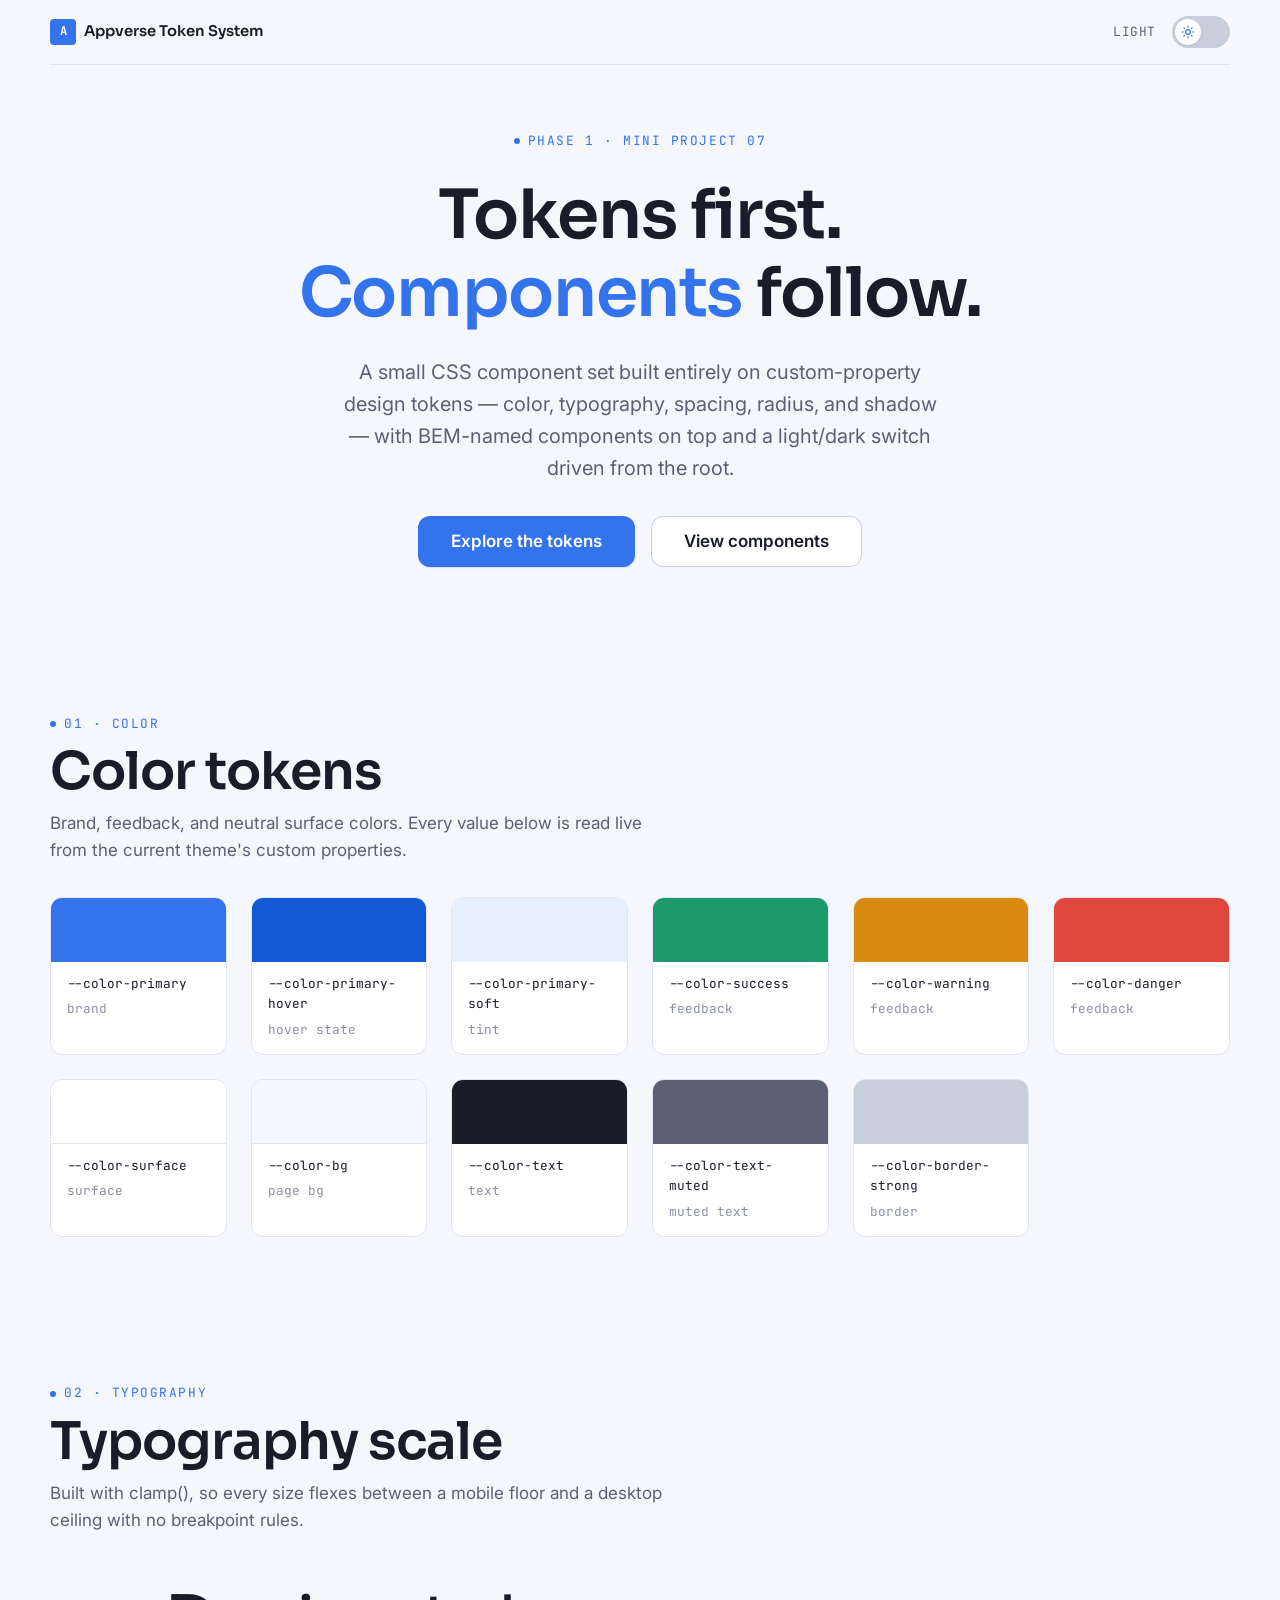
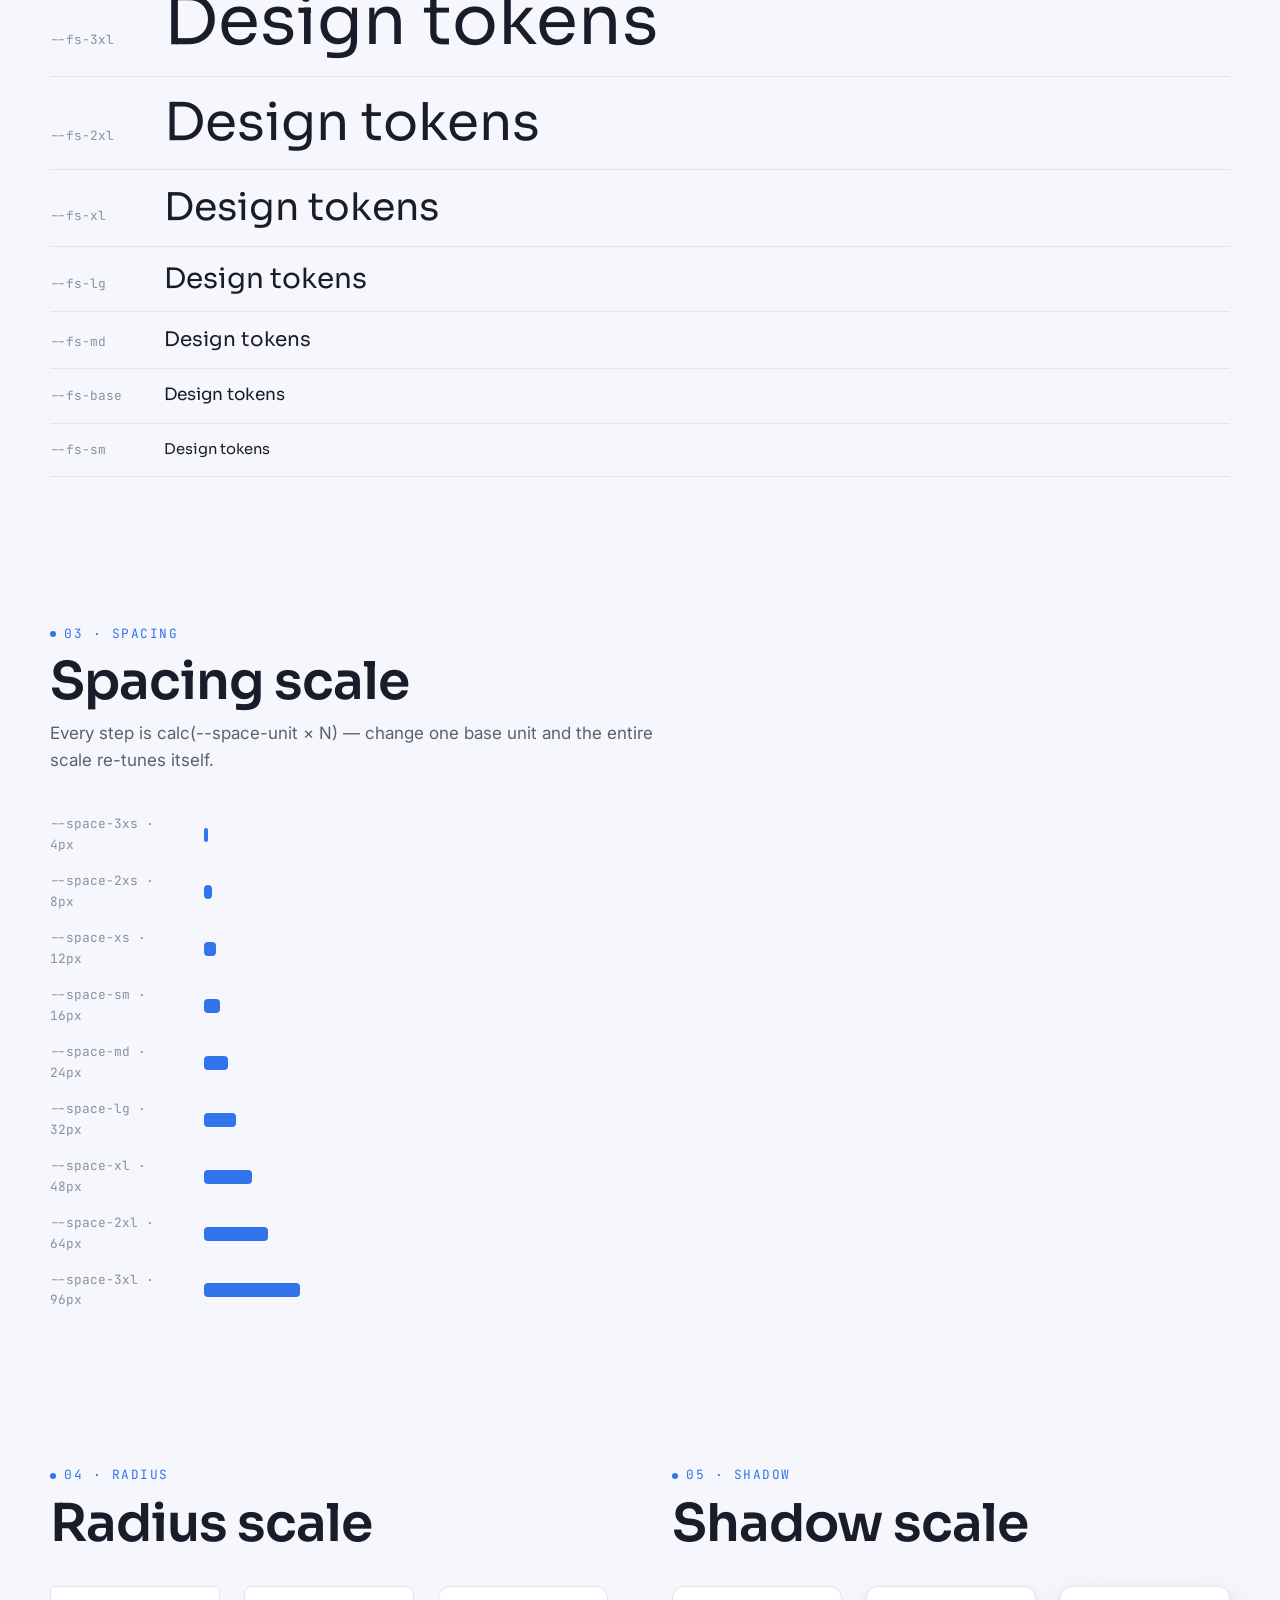
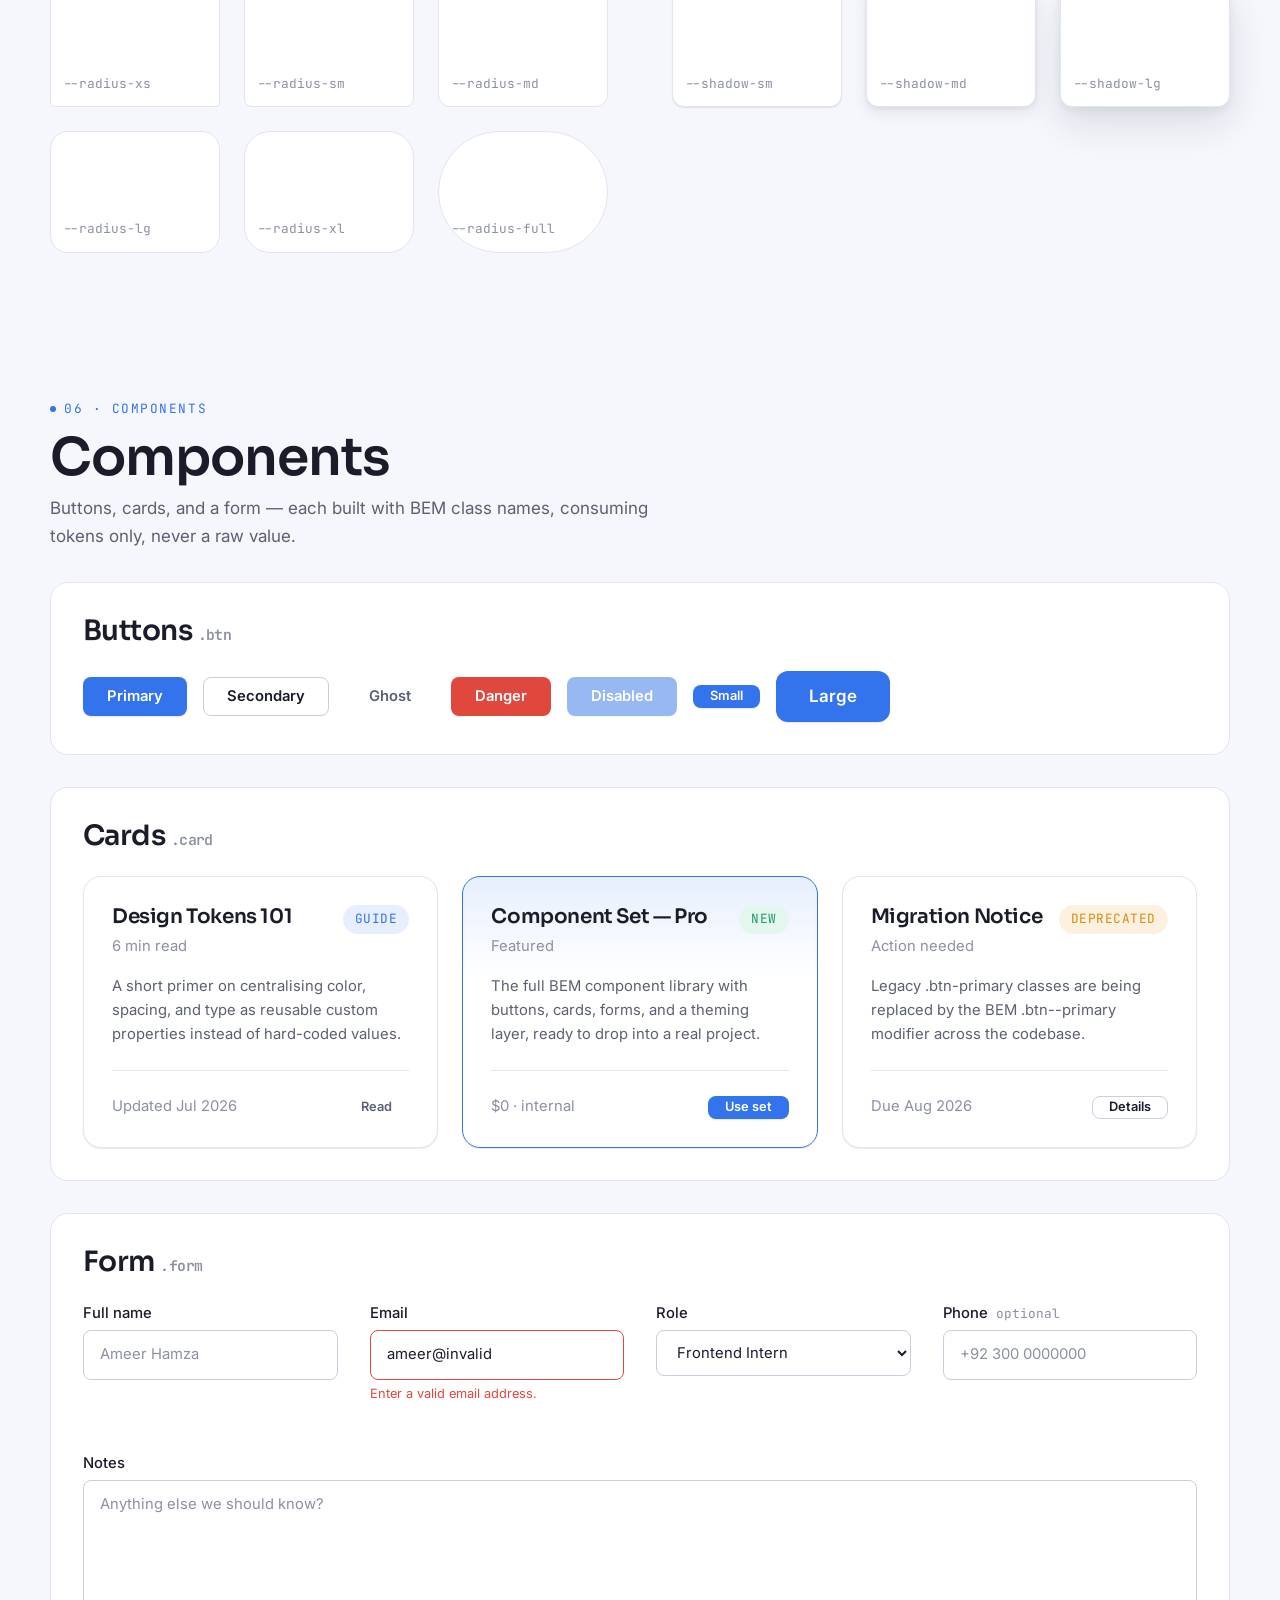
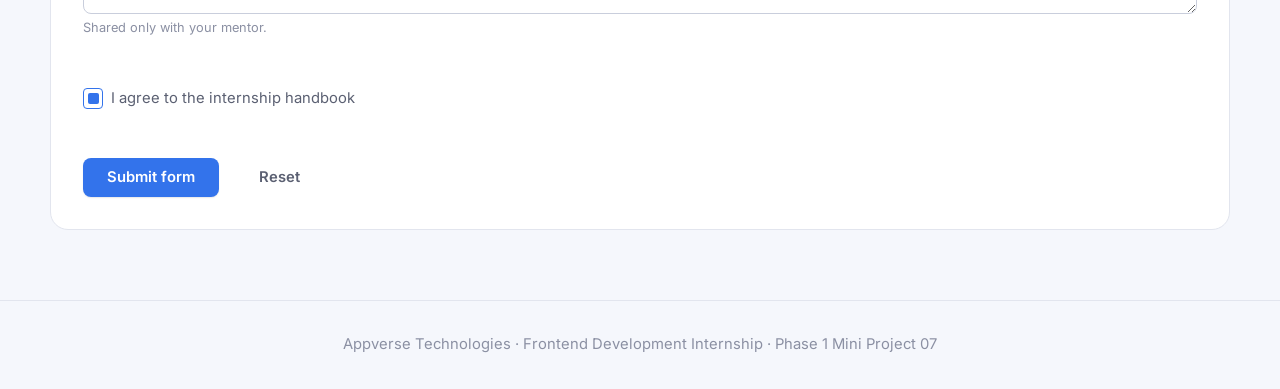
<file: Task-02-CSS-Token-Component-Set/index.html>
<!DOCTYPE html>
<html lang="en">
<head>
<meta charset="UTF-8">
<meta name="viewport" content="width=device-width, initial-scale=1.0">
<title>Appverse Token System — CSS Token Component Set</title>
<meta name="description" content="A small, scalable component set built on CSS custom property design tokens, with BEM components and a light/dark theme switch.">

<!-- Inline, render-blocking: sets the theme before first paint so there is
     no flash of the wrong theme while main.js loads. -->
<script>
  (function () {
    var stored = localStorage.getItem("appverse-token-theme");
    var theme = stored || (window.matchMedia("(prefers-color-scheme: dark)").matches ? "dark" : "light");
    document.documentElement.setAttribute("data-theme", theme);
  })();
</script>

<link rel="preconnect" href="https://fonts.googleapis.com">
<link rel="preconnect" href="https://fonts.gstatic.com" crossorigin>
<link href="https://fonts.googleapis.com/css2?family=Sora:wght@400;600;700&amp;family=Inter:wght@400;500;600&amp;family=JetBrains+Mono:wght@400;500&amp;display=swap" rel="stylesheet">

<link rel="stylesheet" href="css/main.css">
</head>
<body>

<header class="site-header u-container">
  <div class="site-header__brand">
    <span class="site-header__mark">A</span>
    Appverse Token System
  </div>

  <div class="theme-toggle">
    <span class="theme-toggle__label" id="theme-toggle-label">Light</span>
    <button
      id="theme-toggle"
      class="theme-toggle__track"
      type="button"
      role="switch"
      aria-checked="false"
      aria-pressed="false"
      aria-label="Toggle dark mode">
      <span class="theme-toggle__thumb">
        <svg class="theme-toggle__icon" viewBox="0 0 24 24" fill="none" stroke="currentColor" stroke-width="2" stroke-linecap="round">
          <circle cx="12" cy="12" r="4"></circle>
          <path d="M12 2v2M12 20v2M4.9 4.9l1.4 1.4M17.7 17.7l1.4 1.4M2 12h2M20 12h2M4.9 19.1l1.4-1.4M17.7 6.3l1.4-1.4"></path>
        </svg>
      </span>
    </button>
  </div>
</header>

<main>

  <!-- ============ HERO ============ -->
  <section class="hero u-container">
    <span class="u-eyebrow">Phase 1 · Mini Project 07</span>
    <h1 class="hero__title">Tokens first. <em>Components</em> follow.</h1>
    <p class="hero__subtitle">
      A small CSS component set built entirely on custom-property design tokens —
      color, typography, spacing, radius, and shadow — with BEM-named components
      on top and a light/dark switch driven from the root.
    </p>
    <div class="hero__actions u-flex u-gap-sm u-justify-between" style="justify-content:center;">
      <button class="btn btn--primary btn--lg">Explore the tokens</button>
      <button class="btn btn--secondary btn--lg">View components</button>
    </div>
  </section>

  <!-- ============ COLOR TOKENS ============ -->
  <section class="u-section u-container" id="colors">
    <div class="section-heading">
      <span class="u-eyebrow section-heading__eyebrow">01 · Color</span>
      <h2>Color tokens</h2>
      <p class="section-heading__desc">Brand, feedback, and neutral surface colors. Every value below is read live from the current theme's custom properties.</p>
    </div>

    <div class="u-grid u-grid--swatches">
      <div class="swatch"><div class="swatch__fill" style="--swatch-color: var(--color-primary);"></div><div class="swatch__meta"><span class="swatch__name">--color-primary</span><span class="swatch__value">brand</span></div></div>
      <div class="swatch"><div class="swatch__fill" style="--swatch-color: var(--color-primary-hover);"></div><div class="swatch__meta"><span class="swatch__name">--color-primary-hover</span><span class="swatch__value">hover state</span></div></div>
      <div class="swatch"><div class="swatch__fill" style="--swatch-color: var(--color-primary-soft);"></div><div class="swatch__meta"><span class="swatch__name">--color-primary-soft</span><span class="swatch__value">tint</span></div></div>
      <div class="swatch"><div class="swatch__fill" style="--swatch-color: var(--color-success);"></div><div class="swatch__meta"><span class="swatch__name">--color-success</span><span class="swatch__value">feedback</span></div></div>
      <div class="swatch"><div class="swatch__fill" style="--swatch-color: var(--color-warning);"></div><div class="swatch__meta"><span class="swatch__name">--color-warning</span><span class="swatch__value">feedback</span></div></div>
      <div class="swatch"><div class="swatch__fill" style="--swatch-color: var(--color-danger);"></div><div class="swatch__meta"><span class="swatch__name">--color-danger</span><span class="swatch__value">feedback</span></div></div>
      <div class="swatch"><div class="swatch__fill" style="--swatch-color: var(--color-surface); border-bottom:1px solid var(--color-border);"></div><div class="swatch__meta"><span class="swatch__name">--color-surface</span><span class="swatch__value">surface</span></div></div>
      <div class="swatch"><div class="swatch__fill" style="--swatch-color: var(--color-bg); border-bottom:1px solid var(--color-border);"></div><div class="swatch__meta"><span class="swatch__name">--color-bg</span><span class="swatch__value">page bg</span></div></div>
      <div class="swatch"><div class="swatch__fill" style="--swatch-color: var(--color-text);"></div><div class="swatch__meta"><span class="swatch__name">--color-text</span><span class="swatch__value">text</span></div></div>
      <div class="swatch"><div class="swatch__fill" style="--swatch-color: var(--color-text-muted);"></div><div class="swatch__meta"><span class="swatch__name">--color-text-muted</span><span class="swatch__value">muted text</span></div></div>
      <div class="swatch"><div class="swatch__fill" style="--swatch-color: var(--color-border-strong);"></div><div class="swatch__meta"><span class="swatch__name">--color-border-strong</span><span class="swatch__value">border</span></div></div>
    </div>
  </section>

  <!-- ============ TYPOGRAPHY TOKENS ============ -->
  <section class="u-section u-container" id="typography">
    <div class="section-heading">
      <span class="u-eyebrow section-heading__eyebrow">02 · Typography</span>
      <h2>Typography scale</h2>
      <p class="section-heading__desc">Built with clamp(), so every size flexes between a mobile floor and a desktop ceiling with no breakpoint rules.</p>
    </div>

    <div>
      <div class="type-row"><span class="type-row__label">--fs-3xl</span><span class="type-row__sample" style="font-size:var(--fs-3xl);">Design tokens</span></div>
      <div class="type-row"><span class="type-row__label">--fs-2xl</span><span class="type-row__sample" style="font-size:var(--fs-2xl);">Design tokens</span></div>
      <div class="type-row"><span class="type-row__label">--fs-xl</span><span class="type-row__sample" style="font-size:var(--fs-xl);">Design tokens</span></div>
      <div class="type-row"><span class="type-row__label">--fs-lg</span><span class="type-row__sample" style="font-size:var(--fs-lg);">Design tokens</span></div>
      <div class="type-row"><span class="type-row__label">--fs-md</span><span class="type-row__sample" style="font-size:var(--fs-md);">Design tokens</span></div>
      <div class="type-row"><span class="type-row__label">--fs-base</span><span class="type-row__sample" style="font-size:var(--fs-base);">Design tokens</span></div>
      <div class="type-row"><span class="type-row__label">--fs-sm</span><span class="type-row__sample" style="font-size:var(--fs-sm);">Design tokens</span></div>
    </div>
  </section>

  <!-- ============ SPACING TOKENS ============ -->
  <section class="u-section u-container" id="spacing">
    <div class="section-heading">
      <span class="u-eyebrow section-heading__eyebrow">03 · Spacing</span>
      <h2>Spacing scale</h2>
      <p class="section-heading__desc">Every step is calc(--space-unit × N) — change one base unit and the entire scale re-tunes itself.</p>
    </div>

    <div>
      <div class="space-row"><span class="space-row__label">--space-3xs · 4px</span><div class="space-row__bar" style="--bar-width:4px;"></div></div>
      <div class="space-row"><span class="space-row__label">--space-2xs · 8px</span><div class="space-row__bar" style="--bar-width:8px;"></div></div>
      <div class="space-row"><span class="space-row__label">--space-xs · 12px</span><div class="space-row__bar" style="--bar-width:12px;"></div></div>
      <div class="space-row"><span class="space-row__label">--space-sm · 16px</span><div class="space-row__bar" style="--bar-width:16px;"></div></div>
      <div class="space-row"><span class="space-row__label">--space-md · 24px</span><div class="space-row__bar" style="--bar-width:24px;"></div></div>
      <div class="space-row"><span class="space-row__label">--space-lg · 32px</span><div class="space-row__bar" style="--bar-width:32px;"></div></div>
      <div class="space-row"><span class="space-row__label">--space-xl · 48px</span><div class="space-row__bar" style="--bar-width:48px;"></div></div>
      <div class="space-row"><span class="space-row__label">--space-2xl · 64px</span><div class="space-row__bar" style="--bar-width:64px;"></div></div>
      <div class="space-row"><span class="space-row__label">--space-3xl · 96px</span><div class="space-row__bar" style="--bar-width:96px;"></div></div>
    </div>
  </section>

  <!-- ============ RADIUS + SHADOW TOKENS ============ -->
  <section class="u-section u-container" id="radius-shadow">
    <div class="u-grid u-grid--2" style="gap: var(--space-2xl);">
      <div>
        <div class="section-heading">
          <span class="u-eyebrow section-heading__eyebrow">04 · Radius</span>
          <h2>Radius scale</h2>
        </div>
        <div class="tile-grid">
          <div class="tile" style="border-radius: var(--radius-xs);">--radius-xs</div>
          <div class="tile" style="border-radius: var(--radius-sm);">--radius-sm</div>
          <div class="tile" style="border-radius: var(--radius-md);">--radius-md</div>
          <div class="tile" style="border-radius: var(--radius-lg);">--radius-lg</div>
          <div class="tile" style="border-radius: var(--radius-xl);">--radius-xl</div>
          <div class="tile" style="border-radius: var(--radius-full);">--radius-full</div>
        </div>
      </div>
      <div>
        <div class="section-heading">
          <span class="u-eyebrow section-heading__eyebrow">05 · Shadow</span>
          <h2>Shadow scale</h2>
        </div>
        <div class="tile-grid">
          <div class="tile" style="box-shadow: var(--shadow-sm); border-radius: var(--radius-md);">--shadow-sm</div>
          <div class="tile" style="box-shadow: var(--shadow-md); border-radius: var(--radius-md);">--shadow-md</div>
          <div class="tile" style="box-shadow: var(--shadow-lg); border-radius: var(--radius-md);">--shadow-lg</div>
        </div>
      </div>
    </div>
  </section>

  <!-- ============ COMPONENTS ============ -->
  <section class="u-section u-container" id="components">
    <div class="section-heading">
      <span class="u-eyebrow section-heading__eyebrow">06 · Components</span>
      <h2>Components</h2>
      <p class="section-heading__desc">Buttons, cards, and a form — each built with BEM class names, consuming tokens only, never a raw value.</p>
    </div>

    <!-- Buttons -->
    <div class="showcase-block">
      <h3 class="u-mb-md">Buttons <span class="u-mono u-text-sm u-text-faint">.btn</span></h3>
      <div class="u-flex u-flex--wrap u-gap-sm u-items-center">
        <button class="btn btn--primary">Primary</button>
        <button class="btn btn--secondary">Secondary</button>
        <button class="btn btn--ghost">Ghost</button>
        <button class="btn btn--danger">Danger</button>
        <button class="btn btn--primary" disabled>Disabled</button>
        <button class="btn btn--primary btn--sm">Small</button>
        <button class="btn btn--primary btn--lg">Large</button>
      </div>
    </div>

    <!-- Cards -->
    <div class="showcase-block">
      <h3 class="u-mb-md">Cards <span class="u-mono u-text-sm u-text-faint">.card</span></h3>
      <div class="u-grid u-grid--3">

        <article class="card">
          <div class="card__header">
            <div>
              <h4 class="card__title">Design Tokens 101</h4>
              <span class="card__subtitle">6 min read</span>
            </div>
            <span class="card__badge">Guide</span>
          </div>
          <p class="card__body">A short primer on centralising color, spacing, and type as reusable custom properties instead of hard-coded values.</p>
          <div class="card__footer">
            <span class="u-text-sm u-text-faint">Updated Jul 2026</span>
            <button class="btn btn--ghost btn--sm">Read</button>
          </div>
        </article>

        <article class="card card--featured">
          <div class="card__header">
            <div>
              <h4 class="card__title">Component Set — Pro</h4>
              <span class="card__subtitle">Featured</span>
            </div>
            <span class="card__badge card__badge--success">New</span>
          </div>
          <p class="card__body">The full BEM component library with buttons, cards, forms, and a theming layer, ready to drop into a real project.</p>
          <div class="card__footer">
            <span class="u-text-sm u-text-faint">$0 · internal</span>
            <button class="btn btn--primary btn--sm">Use set</button>
          </div>
        </article>

        <article class="card">
          <div class="card__header">
            <div>
              <h4 class="card__title">Migration Notice</h4>
              <span class="card__subtitle">Action needed</span>
            </div>
            <span class="card__badge card__badge--warning">Deprecated</span>
          </div>
          <p class="card__body">Legacy .btn-primary classes are being replaced by the BEM .btn--primary modifier across the codebase.</p>
          <div class="card__footer">
            <span class="u-text-sm u-text-faint">Due Aug 2026</span>
            <button class="btn btn--secondary btn--sm">Details</button>
          </div>
        </article>

      </div>
    </div>

    <!-- Form -->
    <div class="showcase-block">
      <h3 class="u-mb-md">Form <span class="u-mono u-text-sm u-text-faint">.form</span></h3>
      <form class="u-grid u-grid--2" style="gap: var(--space-md) var(--space-lg);" onsubmit="return false;">

        <div class="form__group">
          <label class="form__label" for="full-name">Full name</label>
          <input class="form__input" type="text" id="full-name" placeholder="Ameer Hamza">
        </div>

        <div class="form__group">
          <label class="form__label" for="email">Email</label>
          <input class="form__input form__input--error" type="email" id="email" value="ameer@invalid" aria-describedby="email-error">
          <span class="form__helper form__helper--error" id="email-error">Enter a valid email address.</span>
        </div>

        <div class="form__group">
          <label class="form__label" for="role">Role</label>
          <select class="form__select" id="role">
            <option>Frontend Intern</option>
            <option>Backend Intern</option>
            <option>Design Intern</option>
          </select>
        </div>

        <div class="form__group">
          <label class="form__label form__label--optional" for="phone">Phone</label>
          <input class="form__input" type="tel" id="phone" placeholder="+92 300 0000000">
        </div>

        <div class="form__group" style="grid-column: 1 / -1;">
          <label class="form__label" for="notes">Notes</label>
          <textarea class="form__textarea" id="notes" placeholder="Anything else we should know?"></textarea>
          <span class="form__helper">Shared only with your mentor.</span>
        </div>

        <div class="form__group" style="grid-column: 1 / -1;">
          <div class="form__check-row">
            <input class="form__checkbox" type="checkbox" id="agree" checked>
            <label class="form__check-label" for="agree">I agree to the internship handbook</label>
          </div>
        </div>

        <div style="grid-column: 1 / -1;" class="u-flex u-gap-sm">
          <button class="btn btn--primary" type="submit">Submit form</button>
          <button class="btn btn--ghost" type="reset">Reset</button>
        </div>

      </form>
    </div>
  </section>

</main>

<footer class="site-footer">
  <p class="u-text-sm u-text-faint">Appverse Technologies · Frontend Development Internship · Phase 1 Mini Project 07</p>
</footer>

<script src="js/theme.js" defer></script>
<script>
  // keep the visible "Light/Dark" caption and aria-checked in sync with the switch
  document.addEventListener("DOMContentLoaded", function () {
    var toggle = document.getElementById("theme-toggle");
    var label = document.getElementById("theme-toggle-label");
    function sync() {
      var isDark = document.documentElement.getAttribute("data-theme") === "dark";
      if (label) label.textContent = isDark ? "Dark" : "Light";
      if (toggle) toggle.setAttribute("aria-checked", String(isDark));
    }
    sync();
    if (toggle) toggle.addEventListener("click", function () { setTimeout(sync, 0); });
  });
</script>

</body>
</html>
</file>
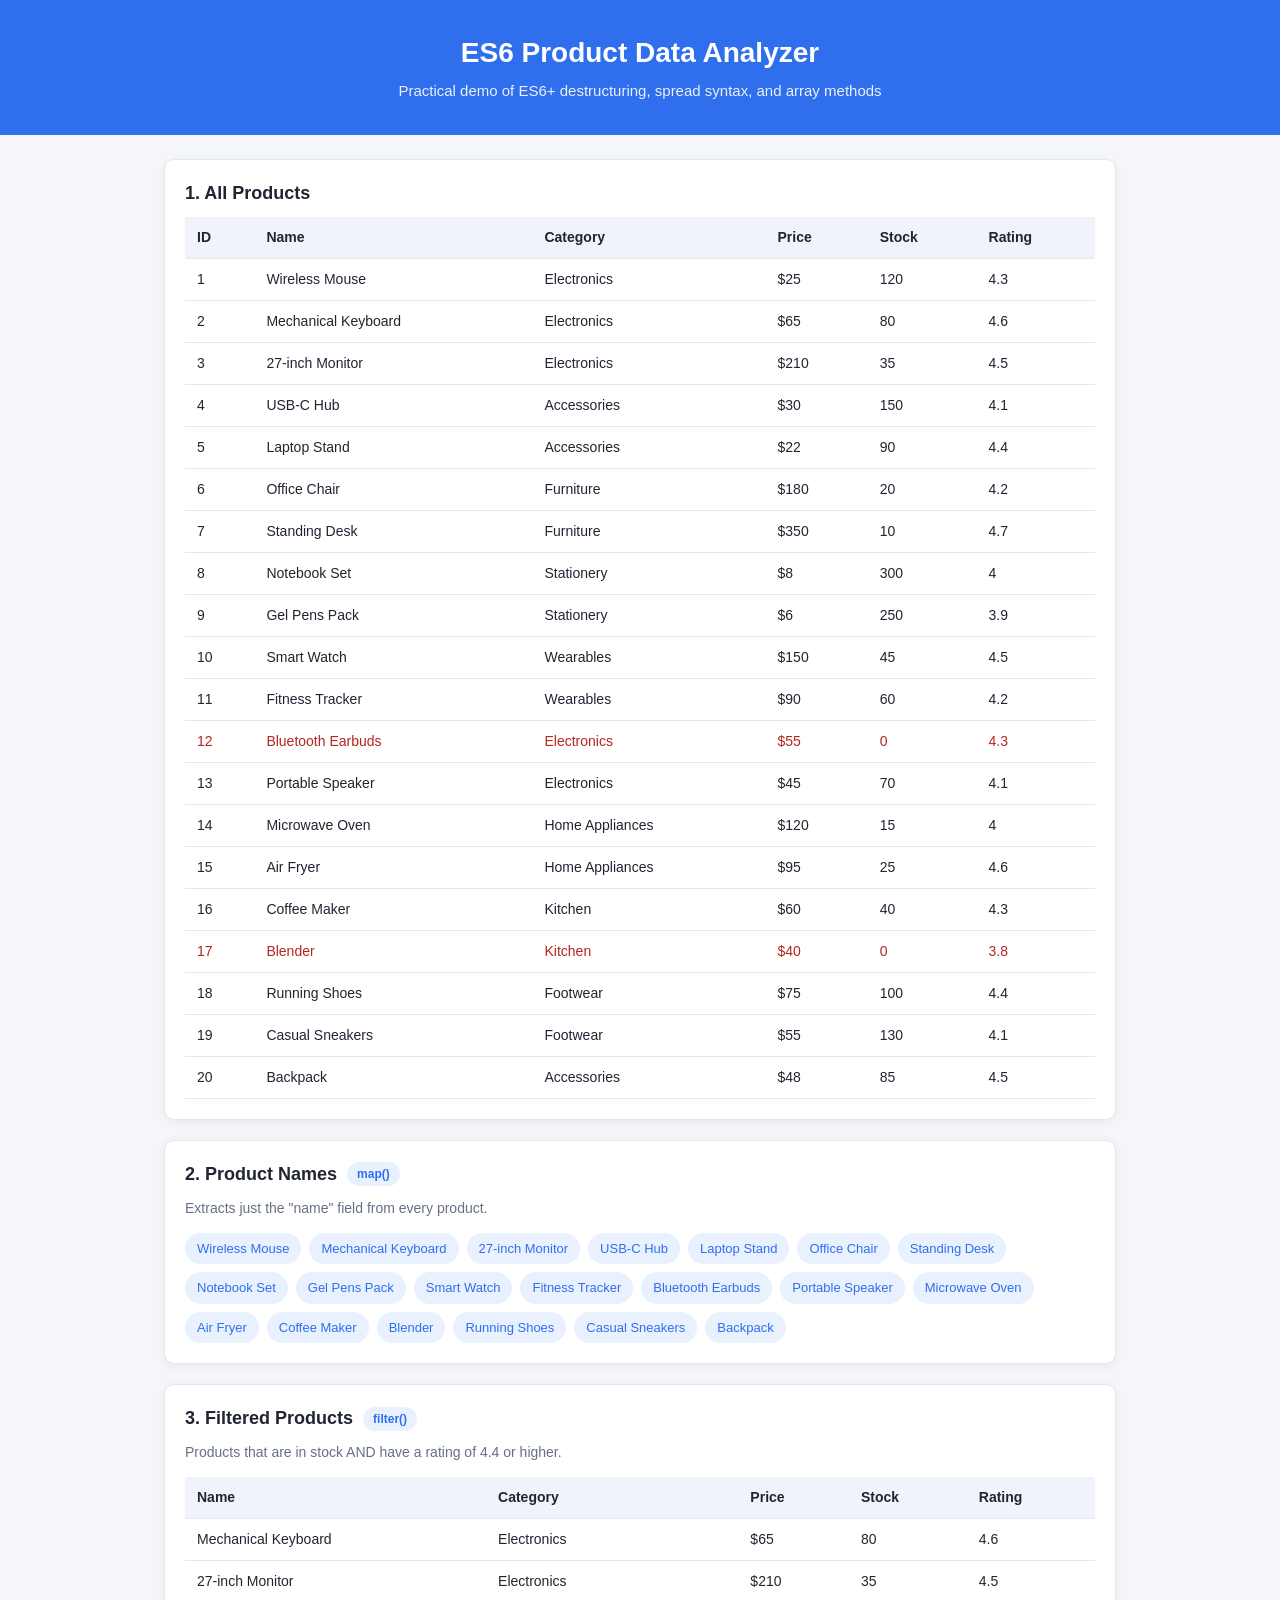
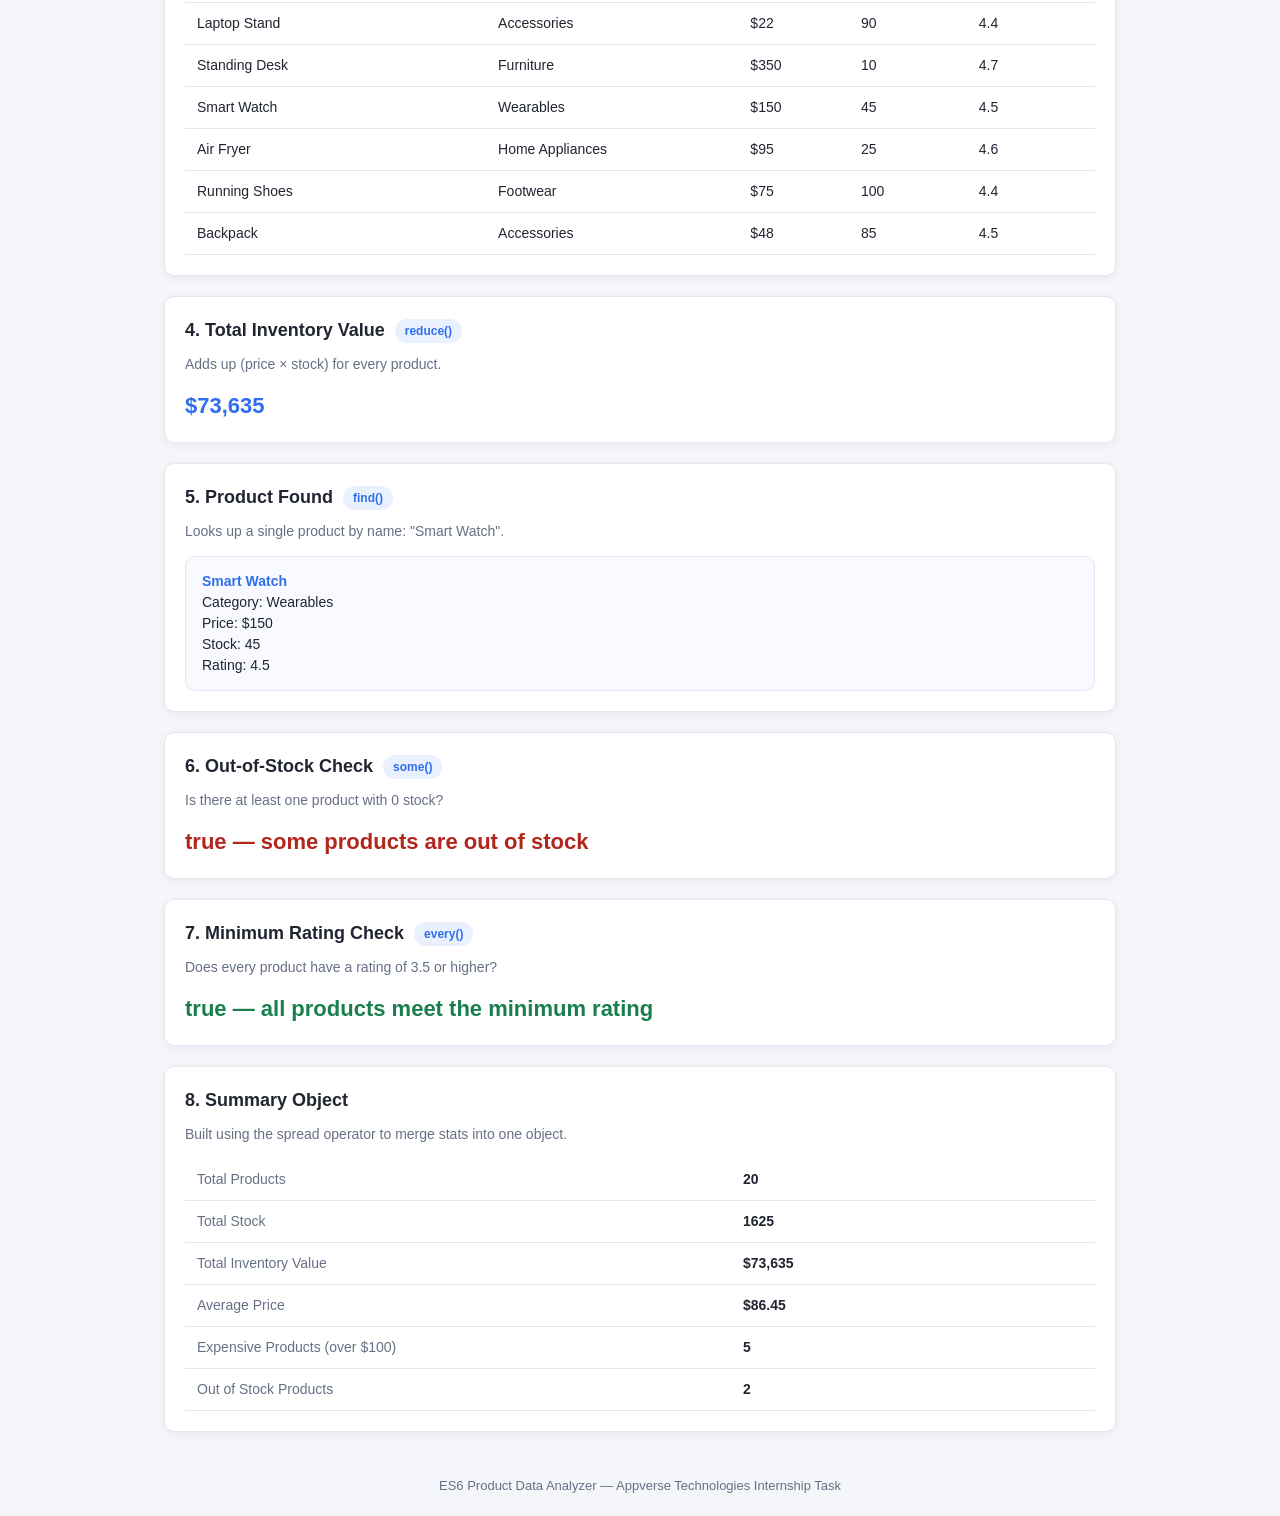
<file: Task-04-ES6-Product-Data-Analyzer/index.html>
<!DOCTYPE html>
<html lang="en">
<head>
  <meta charset="UTF-8" />
  <meta name="viewport" content="width=device-width, initial-scale=1.0" />
  <title>ES6 Product Data Analyzer</title>
  <link rel="stylesheet" href="style.css" />
</head>
<body>

  <header class="page-header">
    <h1>ES6 Product Data Analyzer</h1>
    <p>Practical demo of ES6+ destructuring, spread syntax, and array methods</p>
  </header>

  <main class="container">

    <!-- 1. All Products -->
    <section class="card">
      <h2>1. All Products</h2>
      <div class="table-wrap">
        <table id="allProductsTable">
          <thead>
            <tr>
              <th>ID</th>
              <th>Name</th>
              <th>Category</th>
              <th>Price</th>
              <th>Stock</th>
              <th>Rating</th>
            </tr>
          </thead>
          <tbody></tbody>
        </table>
      </div>
    </section>

    <!-- 2. map() -->
    <section class="card">
      <h2>2. Product Names <span class="tag">map()</span></h2>
      <p class="hint">Extracts just the "name" field from every product.</p>
      <ul id="productNamesList" class="chip-list"></ul>
    </section>

    <!-- 3. filter() -->
    <section class="card">
      <h2>3. Filtered Products <span class="tag">filter()</span></h2>
      <p class="hint">Products that are in stock AND have a rating of 4.4 or higher.</p>
      <div class="table-wrap">
        <table id="filteredProductsTable">
          <thead>
            <tr>
              <th>Name</th>
              <th>Category</th>
              <th>Price</th>
              <th>Stock</th>
              <th>Rating</th>
            </tr>
          </thead>
          <tbody></tbody>
        </table>
      </div>
    </section>

    <!-- 4. reduce() -->
    <section class="card">
      <h2>4. Total Inventory Value <span class="tag">reduce()</span></h2>
      <p class="hint">Adds up (price &times; stock) for every product.</p>
      <p id="totalInventoryValue" class="result-value"></p>
    </section>

    <!-- 5. find() -->
    <section class="card">
      <h2>5. Product Found <span class="tag">find()</span></h2>
      <p class="hint">Looks up a single product by name: "Smart Watch".</p>
      <div id="productFound" class="found-box"></div>
    </section>

    <!-- 6. some() -->
    <section class="card">
      <h2>6. Out-of-Stock Check <span class="tag">some()</span></h2>
      <p class="hint">Is there at least one product with 0 stock?</p>
      <p id="someResult" class="result-value"></p>
    </section>

    <!-- 7. every() -->
    <section class="card">
      <h2>7. Minimum Rating Check <span class="tag">every()</span></h2>
      <p class="hint">Does every product have a rating of 3.5 or higher?</p>
      <p id="everyResult" class="result-value"></p>
    </section>

    <!-- 8. Summary Object -->
    <section class="card">
      <h2>8. Summary Object</h2>
      <p class="hint">Built using the spread operator to merge stats into one object.</p>
      <div class="table-wrap">
        <table id="summaryTable">
          <tbody></tbody>
        </table>
      </div>
    </section>

  </main>

  <footer class="page-footer">
    <p>ES6 Product Data Analyzer &mdash; Appverse Technologies Internship Task</p>
  </footer>

  <script src="script.js"></script>
</body>
</html>
</file>
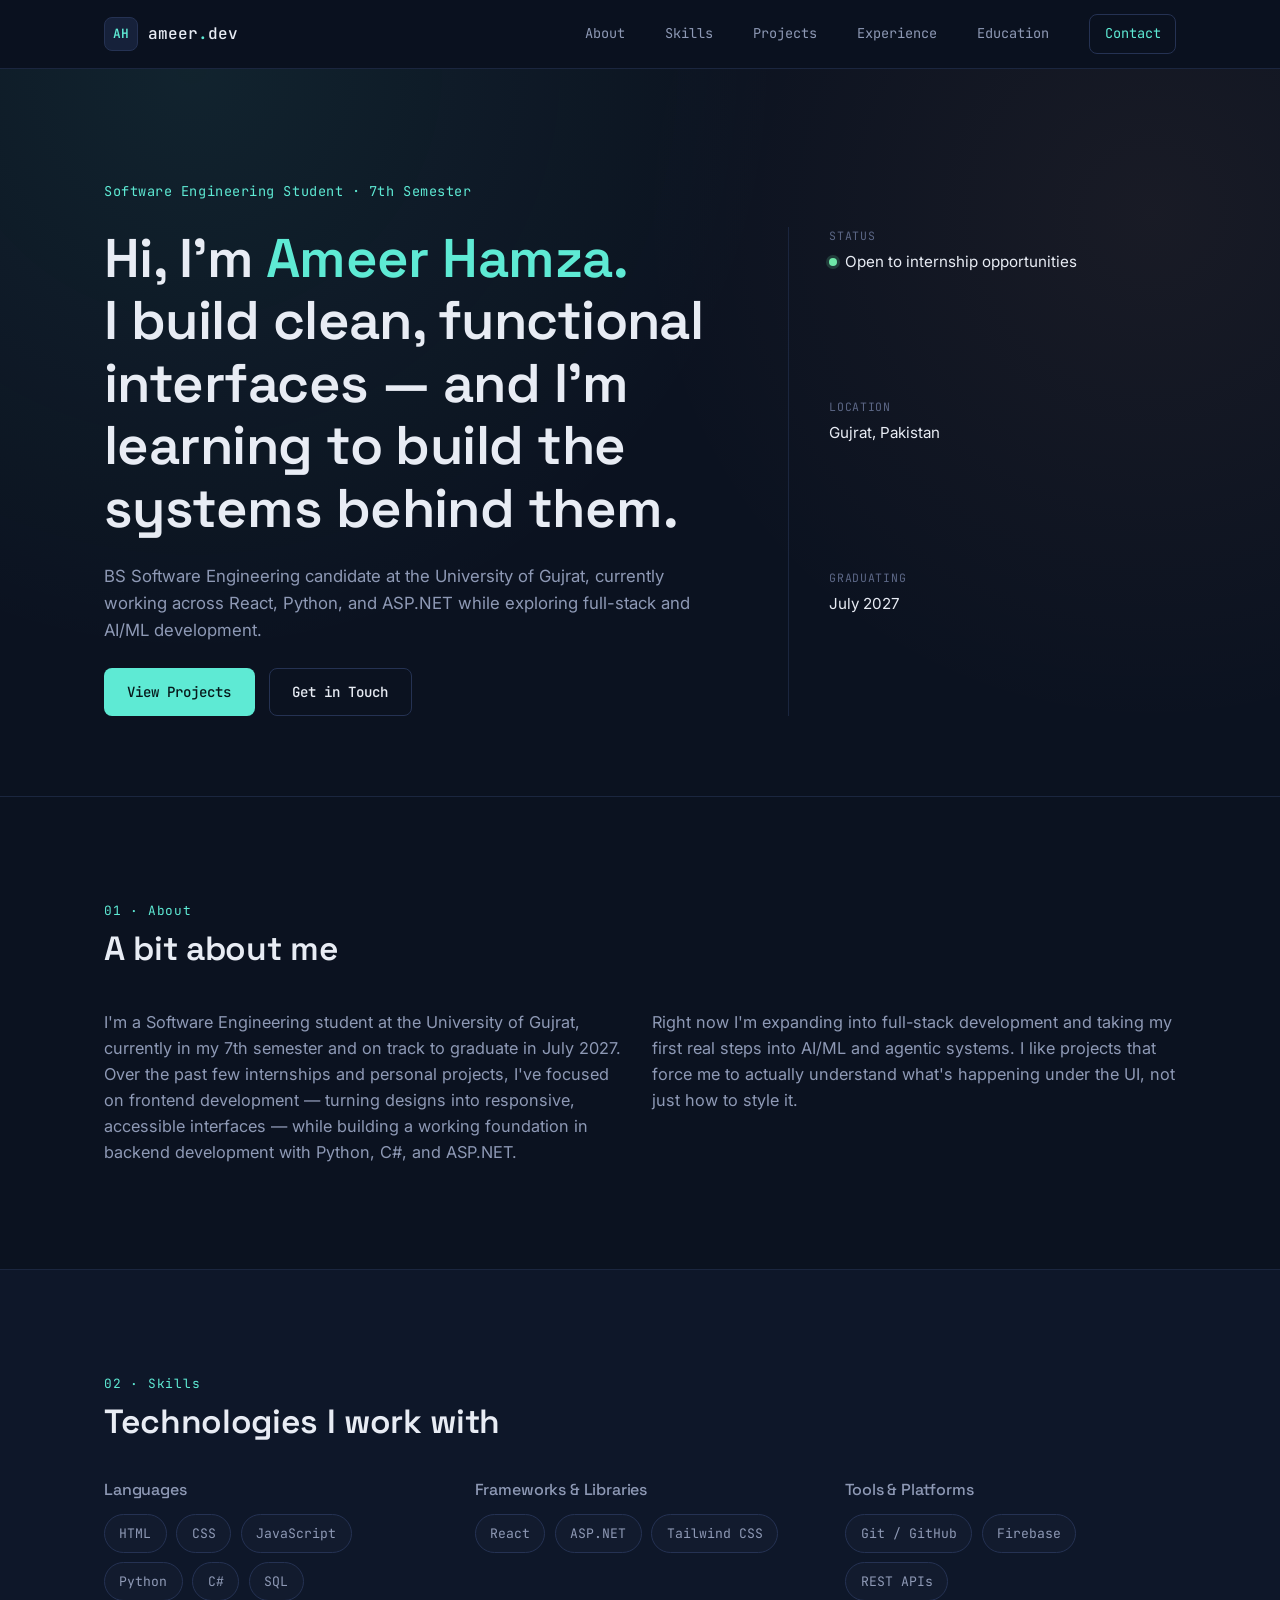
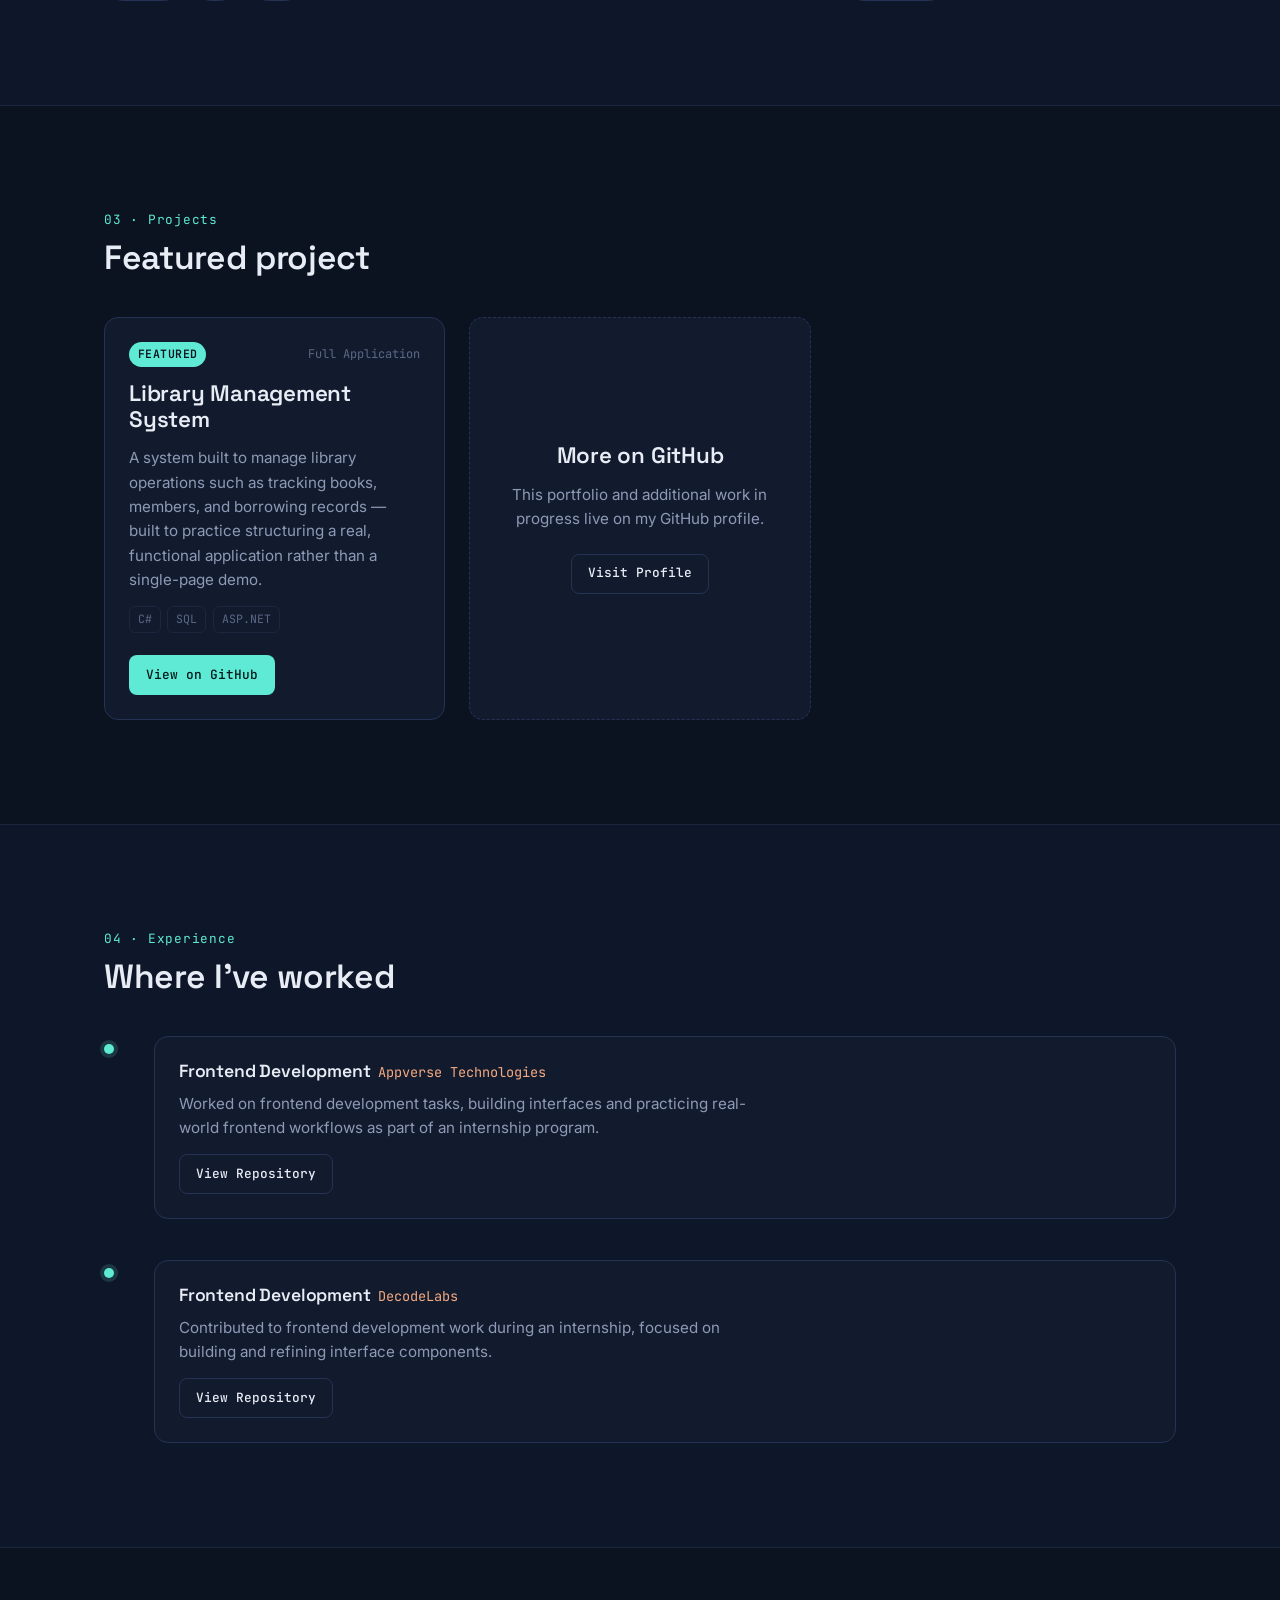
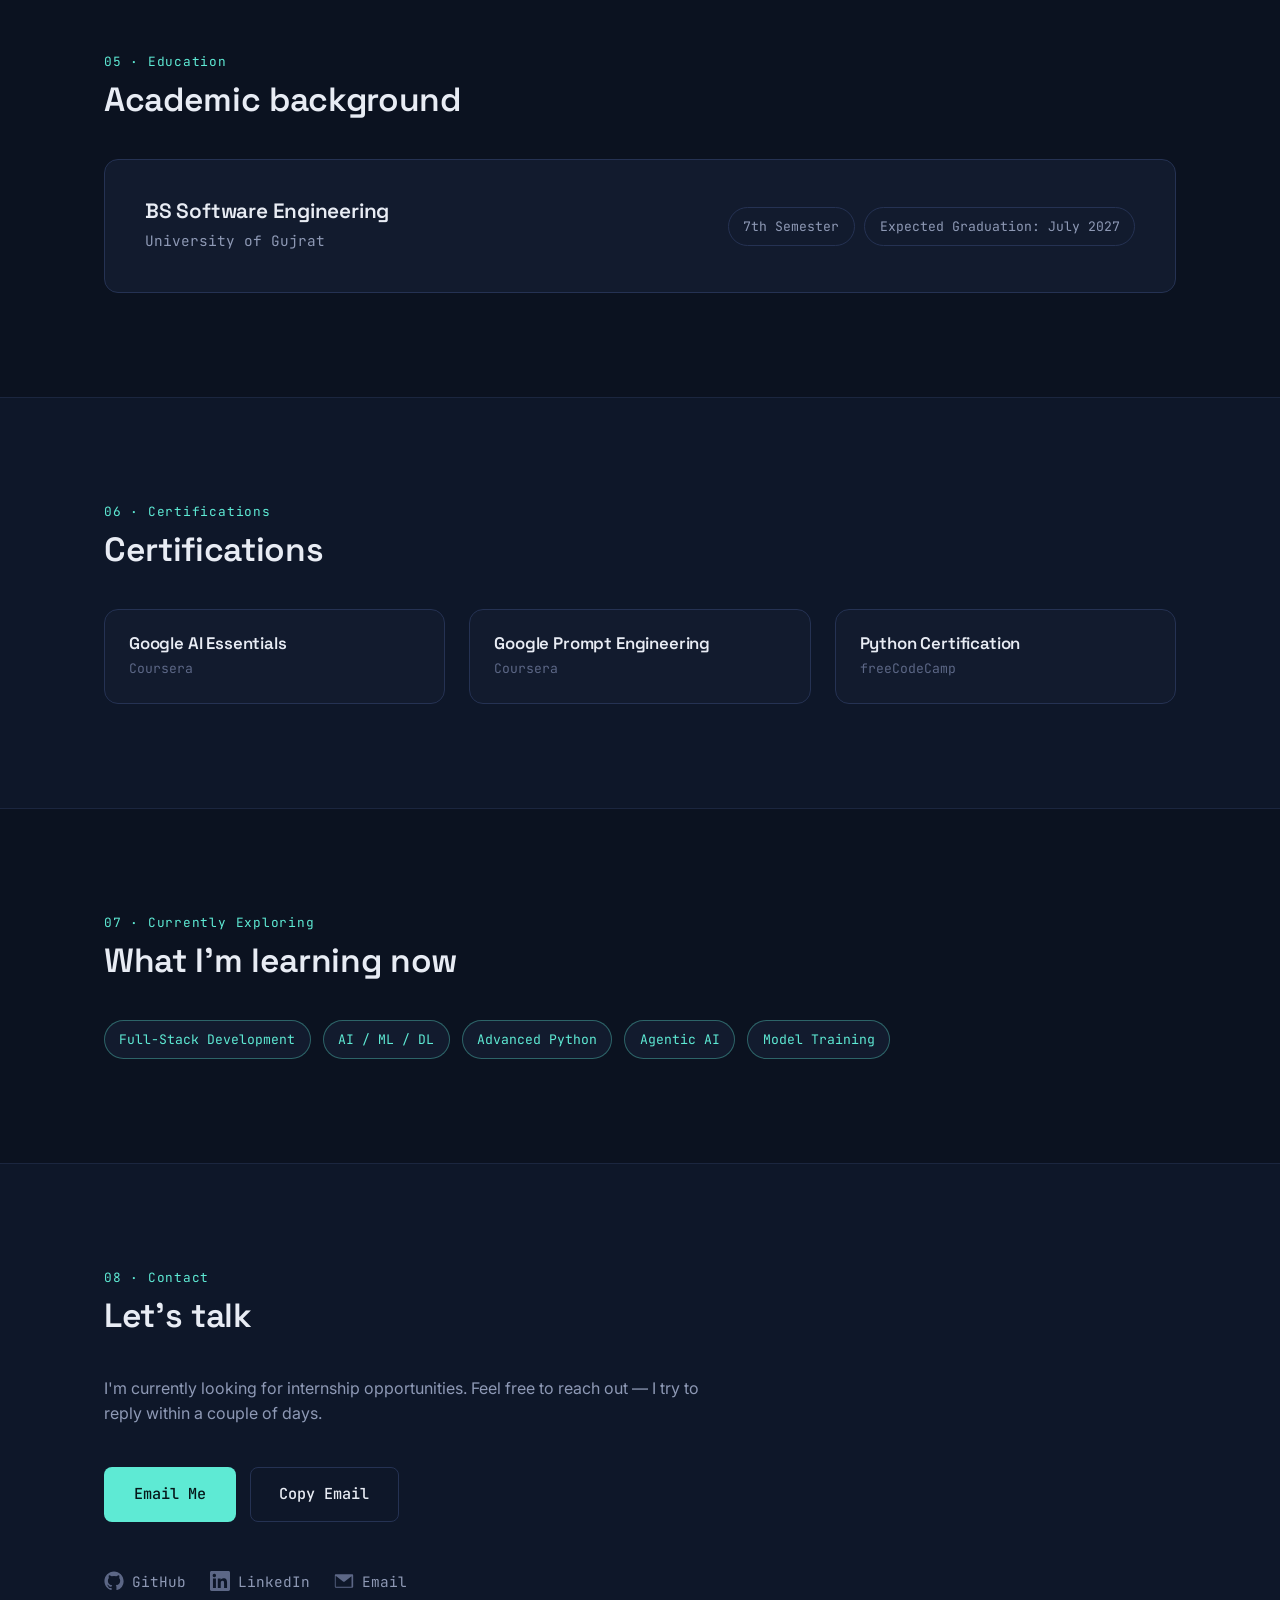
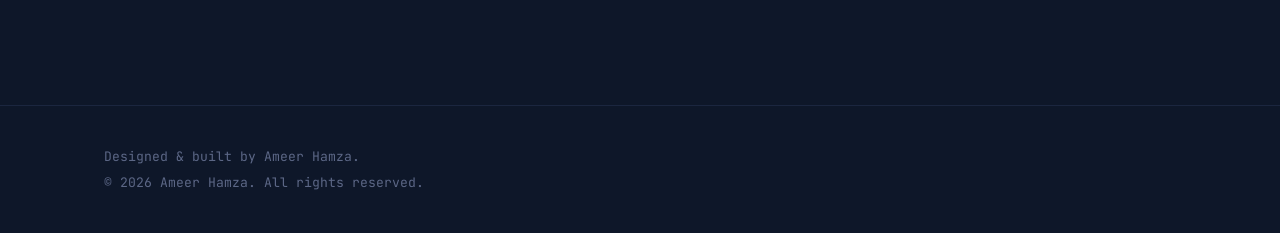
<file: Task-06-Portfolio/index.html>
<!DOCTYPE html>
<html lang="en">
<head>
  <meta charset="UTF-8">
  <meta name="viewport" content="width=device-width, initial-scale=1.0">
  <title>Ameer Hamza — Software Engineering Student</title>
  <meta name="description" content="Portfolio of Ameer Hamza, a Software Engineering student at University of Gujrat building web applications with React, Python, and ASP.NET.">

  <!-- Fonts -->
  <link rel="preconnect" href="https://fonts.googleapis.com">
  <link rel="preconnect" href="https://fonts.gstatic.com" crossorigin>
  <link href="https://fonts.googleapis.com/css2?family=Space+Grotesk:wght@500;600;700&family=Inter:wght@400;500;600&family=JetBrains+Mono:wght@400;500&display=swap" rel="stylesheet">

  <!-- Styles -->
  <link rel="stylesheet" href="css/style.css">
  <link rel="stylesheet" href="css/components.css">
  <link rel="stylesheet" href="css/responsive.css">
</head>
<body>

  <a class="skip-link" href="#main">Skip to main content</a>

  <!-- ============ NAVBAR ============ -->
  <header class="site-header" id="header">
    <nav class="navbar" aria-label="Primary navigation">
      <a href="#top" class="navbar__brand">
        <span class="navbar__brand-mark">AH</span>
        <span class="navbar__brand-text">ameer<span class="accent">.</span>dev</span>
      </a>

      <button class="navbar__toggle" id="navToggle" aria-expanded="false" aria-controls="navMenu" aria-label="Toggle navigation menu">
        <span class="navbar__toggle-bar"></span>
        <span class="navbar__toggle-bar"></span>
        <span class="navbar__toggle-bar"></span>
      </button>

      <ul class="navbar__menu" id="navMenu">
        <li><a href="#about" class="navbar__link">About</a></li>
        <li><a href="#skills" class="navbar__link">Skills</a></li>
        <li><a href="#projects" class="navbar__link">Projects</a></li>
        <li><a href="#experience" class="navbar__link">Experience</a></li>
        <li><a href="#education" class="navbar__link">Education</a></li>
        <li><a href="#contact" class="navbar__link navbar__link--cta">Contact</a></li>
      </ul>
    </nav>
  </header>

  <main id="main">

    <!-- ============ HERO ============ -->
    <section class="hero" id="top">
      <div class="hero__grid">
        <p class="hero__eyebrow">Software Engineering Student · 7th Semester</p>

        <h1 class="hero__title">
          Hi, I'm <span class="accent">Ameer Hamza.</span><br>
          I build clean, functional interfaces&nbsp;— and I'm learning to build the systems behind them.
        </h1>

        <p class="hero__subtitle">
          BS Software Engineering candidate at the University of Gujrat, currently working across
          React, Python, and ASP.NET while exploring full-stack and AI/ML development.
        </p>

        <div class="hero__cta">
          <a href="#projects" class="btn btn--primary">View Projects</a>
          <a href="#contact" class="btn btn--ghost">Get in Touch</a>
        </div>

        <dl class="hero__meta">
          <div class="hero__meta-item">
            <dt>Status</dt>
            <dd><span class="status-dot" aria-hidden="true"></span>Open to internship opportunities</dd>
          </div>
          <div class="hero__meta-item">
            <dt>Location</dt>
            <dd>Gujrat, Pakistan</dd>
          </div>
          <div class="hero__meta-item">
            <dt>Graduating</dt>
            <dd>July 2027</dd>
          </div>
        </dl>
      </div>
    </section>

    <!-- ============ ABOUT ============ -->
    <section class="section" id="about">
      <div class="section__inner">
        <p class="section__label">01 · About</p>
        <h2 class="section__title">A bit about me</h2>

        <div class="about__grid">
          <p class="about__text">
            I'm a Software Engineering student at the University of Gujrat, currently in my 7th semester
            and on track to graduate in July 2027. Over the past few internships and personal projects,
            I've focused on frontend development — turning designs into responsive, accessible interfaces —
            while building a working foundation in backend development with Python, C#, and ASP.NET.
          </p>
          <p class="about__text">
            Right now I'm expanding into full-stack development and taking my first real steps into
            AI/ML and agentic systems. I like projects that force me to actually understand what's
            happening under the UI, not just how to style it.
          </p>
        </div>
      </div>
    </section>

    <!-- ============ SKILLS ============ -->
    <section class="section section--muted" id="skills">
      <div class="section__inner">
        <p class="section__label">02 · Skills</p>
        <h2 class="section__title">Technologies I work with</h2>

        <div class="skills__groups">
          <div class="skills__group">
            <h3 class="skills__group-title">Languages</h3>
            <ul class="pill-list">
              <li class="pill">HTML</li>
              <li class="pill">CSS</li>
              <li class="pill">JavaScript</li>
              <li class="pill">Python</li>
              <li class="pill">C#</li>
              <li class="pill">SQL</li>
            </ul>
          </div>

          <div class="skills__group">
            <h3 class="skills__group-title">Frameworks &amp; Libraries</h3>
            <ul class="pill-list">
              <li class="pill">React</li>
              <li class="pill">ASP.NET</li>
              <li class="pill">Tailwind CSS</li>
            </ul>
          </div>

          <div class="skills__group">
            <h3 class="skills__group-title">Tools &amp; Platforms</h3>
            <ul class="pill-list">
              <li class="pill">Git / GitHub</li>
              <li class="pill">Firebase</li>
              <li class="pill">REST APIs</li>
            </ul>
          </div>
        </div>
      </div>
    </section>

    <!-- ============ FEATURED PROJECTS ============ -->
    <section class="section" id="projects">
      <div class="section__inner">
        <p class="section__label">03 · Projects</p>
        <h2 class="section__title">Featured project</h2>

        <div class="card-grid" id="projectGrid">

          <article class="project-card">
            <div class="project-card__head">
              <span class="project-card__tag">Featured</span>
              <span class="project-card__type">Full Application</span>
            </div>

            <h3 class="project-card__title">Library Management System</h3>
            <p class="project-card__desc">
              A system built to manage library operations such as tracking books, members, and
              borrowing records — built to practice structuring a real, functional application
              rather than a single-page demo.
            </p>

            <ul class="project-card__tech">
              <li>C#</li>
              <li>SQL</li>
              <li>ASP.NET</li>
            </ul>

            <div class="project-card__actions">
              <a href="https://github.com/ameerhamza522040/Library-Management-System.git" class="btn btn--small btn--primary" target="_blank" rel="noopener noreferrer">
                View on GitHub
              </a>
            </div>
          </article>

          <article class="project-card project-card--more">
            <div class="project-card__more-inner">
              <h3 class="project-card__title">More on GitHub</h3>
              <p class="project-card__desc">
                This portfolio and additional work in progress live on my GitHub profile.
              </p>
              <div class="project-card__actions">
                <a href="https://github.com/ameerhamza522040" class="btn btn--small btn--ghost" target="_blank" rel="noopener noreferrer">
                  Visit Profile
                </a>
              </div>
            </div>
          </article>

        </div>
      </div>
    </section>

    <!-- ============ EXPERIENCE ============ -->
    <section class="section section--muted" id="experience">
      <div class="section__inner">
        <p class="section__label">04 · Experience</p>
        <h2 class="section__title">Where I've worked</h2>

        <div class="timeline">
          <article class="timeline__item">
            <div class="timeline__marker" aria-hidden="true"></div>
            <div class="exp-card">
              <div class="exp-card__head">
                <h3 class="exp-card__role">Frontend Development</h3>
                <span class="exp-card__company">Appverse Technologies</span>
              </div>
              <p class="exp-card__desc">
                Worked on frontend development tasks, building interfaces and practicing
                real-world frontend workflows as part of an internship program.
              </p>
              <div class="exp-card__actions">
                <a href="https://github.com/ameerhamza522040/Appverse-Technologies-internship.git" class="btn btn--small btn--ghost" target="_blank" rel="noopener noreferrer">
                  View Repository
                </a>
              </div>
            </div>
          </article>

          <article class="timeline__item">
            <div class="timeline__marker" aria-hidden="true"></div>
            <div class="exp-card">
              <div class="exp-card__head">
                <h3 class="exp-card__role">Frontend Development</h3>
                <span class="exp-card__company">DecodeLabs</span>
              </div>
              <p class="exp-card__desc">
                Contributed to frontend development work during an internship, focused on
                building and refining interface components.
              </p>
              <div class="exp-card__actions">
                <a href="https://github.com/ameerhamza522040/Decodelabs-Internship.git" class="btn btn--small btn--ghost" target="_blank" rel="noopener noreferrer">
                  View Repository
                </a>
              </div>
            </div>
          </article>
        </div>
      </div>
    </section>

    <!-- ============ EDUCATION ============ -->
    <section class="section" id="education">
      <div class="section__inner">
        <p class="section__label">05 · Education</p>
        <h2 class="section__title">Academic background</h2>

        <div class="edu-card">
          <div class="edu-card__main">
            <h3 class="edu-card__degree">BS Software Engineering</h3>
            <p class="edu-card__school">University of Gujrat</p>
          </div>
          <div class="edu-card__meta">
            <span class="pill pill--outline">7th Semester</span>
            <span class="pill pill--outline">Expected Graduation: July 2027</span>
          </div>
        </div>
      </div>
    </section>

    <!-- ============ CERTIFICATIONS ============ -->
    <section class="section section--muted" id="certifications">
      <div class="section__inner">
        <p class="section__label">06 · Certifications</p>
        <h2 class="section__title">Certifications</h2>

        <div class="cert-grid">
          <article class="cert-card">
            <h3 class="cert-card__title">Google AI Essentials</h3>
            <p class="cert-card__issuer">Coursera</p>
          </article>
          <article class="cert-card">
            <h3 class="cert-card__title">Google Prompt Engineering</h3>
            <p class="cert-card__issuer">Coursera</p>
          </article>
          <article class="cert-card">
            <h3 class="cert-card__title">Python Certification</h3>
            <p class="cert-card__issuer">freeCodeCamp</p>
          </article>
        </div>
      </div>
    </section>

    <!-- ============ CURRENTLY EXPLORING ============ -->
    <section class="section" id="exploring">
      <div class="section__inner">
        <p class="section__label">07 · Currently Exploring</p>
        <h2 class="section__title">What I'm learning now</h2>

        <ul class="pill-list pill-list--large">
          <li class="pill pill--accent">Full-Stack Development</li>
          <li class="pill pill--accent">AI / ML / DL</li>
          <li class="pill pill--accent">Advanced Python</li>
          <li class="pill pill--accent">Agentic AI</li>
          <li class="pill pill--accent">Model Training</li>
        </ul>
      </div>
    </section>

    <!-- ============ CONTACT ============ -->
    <section class="section section--muted" id="contact">
      <div class="section__inner">
        <p class="section__label">08 · Contact</p>
        <h2 class="section__title">Let's talk</h2>
        <p class="contact__intro">
          I'm currently looking for internship opportunities. Feel free to reach out — I try to
          reply within a couple of days.
        </p>

        <div class="contact__actions">
          <a href="mailto:ameer.hamza276000@gmail.com" class="btn btn--primary btn--large">
            Email Me
          </a>
          <button type="button" class="btn btn--ghost btn--large" id="copyEmailBtn" data-email="ameer.hamza276000@gmail.com">
            Copy Email
          </button>
        </div>

        <ul class="social-list">
          <li>
            <a href="https://github.com/ameerhamza522040" target="_blank" rel="noopener noreferrer" class="social-link">
              <span class="social-link__icon" aria-hidden="true">
                <svg viewBox="0 0 24 24" width="20" height="20" fill="currentColor"><path d="M12 .5C5.65.5.5 5.65.5 12c0 5.08 3.29 9.39 7.86 10.91.58.1.79-.25.79-.56 0-.28-.01-1.02-.02-2-3.2.7-3.88-1.54-3.88-1.54-.52-1.33-1.28-1.69-1.28-1.69-1.04-.72.08-.7.08-.7 1.15.08 1.76 1.19 1.76 1.19 1.03 1.76 2.7 1.25 3.36.96.1-.75.4-1.25.73-1.54-2.55-.29-5.24-1.28-5.24-5.68 0-1.26.45-2.28 1.19-3.09-.12-.29-.52-1.46.11-3.04 0 0 .97-.31 3.18 1.18a11.1 11.1 0 0 1 5.79 0c2.2-1.49 3.17-1.18 3.17-1.18.63 1.58.24 2.75.12 3.04.74.81 1.18 1.83 1.18 3.09 0 4.41-2.69 5.38-5.25 5.67.41.36.78 1.06.78 2.15 0 1.55-.01 2.8-.01 3.18 0 .31.21.67.8.56A10.51 10.51 0 0 0 23.5 12C23.5 5.65 18.35.5 12 .5Z"/></svg>
              </span>
              GitHub
            </a>
          </li>
          <li>
            <a href="https://www.linkedin.com/in/ameer-hamza-051374404/" target="_blank" rel="noopener noreferrer" class="social-link">
              <span class="social-link__icon" aria-hidden="true">
                <svg viewBox="0 0 24 24" width="20" height="20" fill="currentColor"><path d="M20.45 20.45h-3.56v-5.57c0-1.33-.02-3.04-1.85-3.04-1.86 0-2.14 1.45-2.14 2.94v5.67H9.34V9h3.41v1.56h.05c.48-.9 1.64-1.85 3.38-1.85 3.61 0 4.28 2.38 4.28 5.47v6.27ZM5.34 7.43a2.07 2.07 0 1 1 0-4.13 2.07 2.07 0 0 1 0 4.13ZM7.12 20.45H3.56V9h3.56v11.45ZM22.22 0H1.77C.79 0 0 .77 0 1.73v20.54C0 23.23.79 24 1.77 24h20.45c.98 0 1.78-.77 1.78-1.73V1.73C24 .77 23.2 0 22.22 0Z"/></svg>
              </span>
              LinkedIn
            </a>
          </li>
          <li>
            <a href="mailto:ameer.hamza276000@gmail.com" class="social-link">
              <span class="social-link__icon" aria-hidden="true">
                <svg viewBox="0 0 24 24" width="20" height="20" fill="currentColor"><path d="M2 4h20a1 1 0 0 1 1 1v14a1 1 0 0 1-1 1H2a1 1 0 0 1-1-1V5a1 1 0 0 1 1-1Zm19 2.4-8.53 6.4a1 1 0 0 1-1.2 0L2.74 6.4 2 6l.02 12.98L21 19V6.4Z"/></svg>
              </span>
              Email
            </a>
          </li>
        </ul>
      </div>
    </section>

  </main>

  <!-- ============ FOOTER ============ -->
  <footer class="site-footer">
    <div class="site-footer__inner">
      <p>Designed &amp; built by Ameer Hamza.</p>
      <p>&copy; <span id="year"></span> Ameer Hamza. All rights reserved.</p>
    </div>
  </footer>

  <button type="button" class="back-to-top" id="backToTop" aria-label="Back to top">
    <svg viewBox="0 0 24 24" width="18" height="18" fill="none" stroke="currentColor" stroke-width="2" stroke-linecap="round" stroke-linejoin="round"><path d="M12 19V5M5 12l7-7 7 7"/></svg>
  </button>

  <script src="js/script.js"></script>
</body>
</html>
</file>
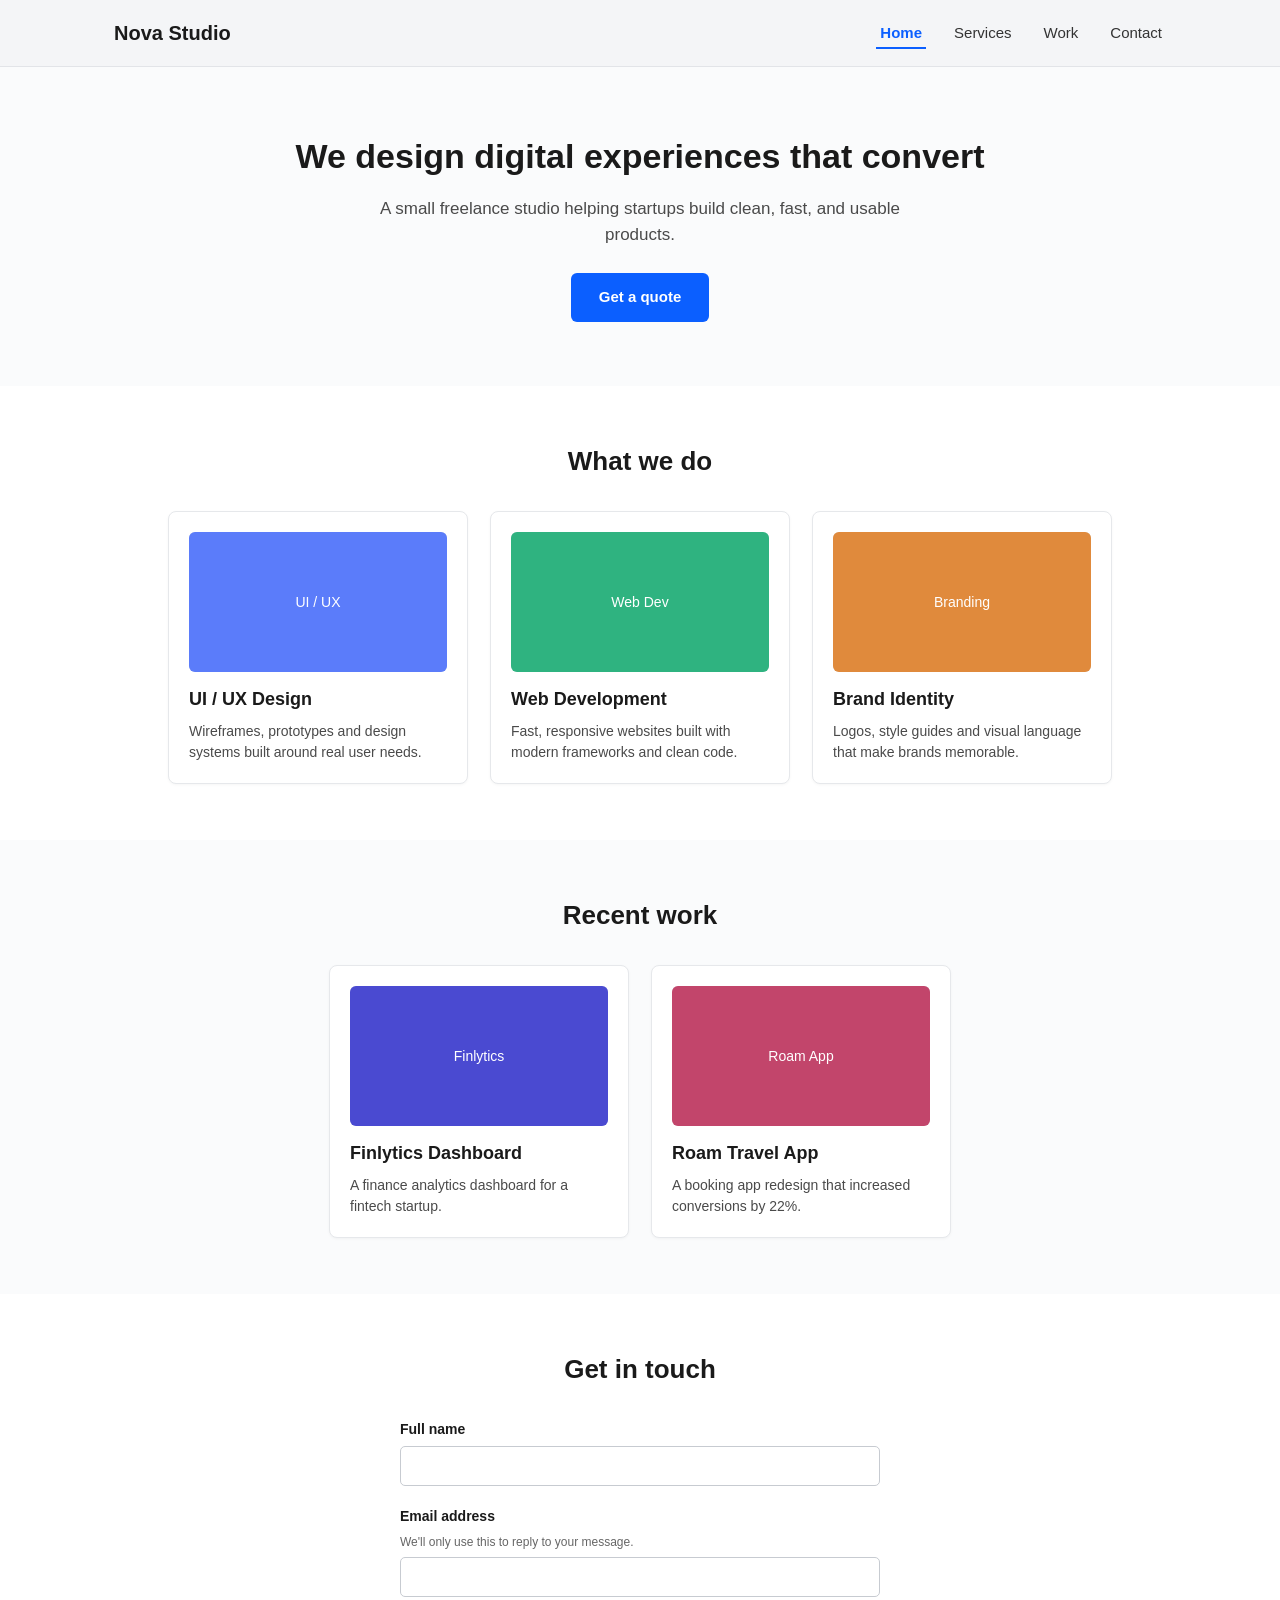
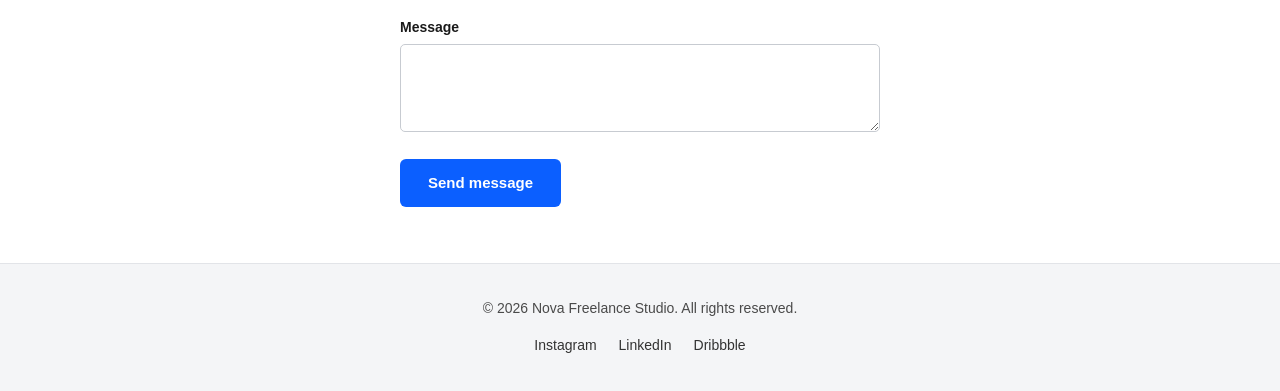
<file: Task-01-Semantic-HTML-Accessibility/after/index.html>
<!DOCTYPE html>
<html lang="en">
<head>
<meta charset="UTF-8">
<meta name="viewport" content="width=device-width, initial-scale=1.0">
<title>Nova Freelance Studio — Digital Product Design &amp; Development</title>
<link rel="stylesheet" href="css/style.css">
</head>
<body>

<!-- Skip link: lets keyboard/screen-reader users jump straight past the header
     WCAG 2.4.1 Bypass Blocks -->
<a class="skip-link" href="#main-content">Skip to main content</a>

<header class="site-header">
  <div class="wrapper" style="display:flex; justify-content:space-between; align-items:center; width:100%;">
    <a href="#home" class="logo" aria-label="Nova Studio, go to homepage">Nova Studio</a>

    <!-- Hamburger button: only visible on small screens, fully keyboard operable
         because it's a real <button>, and announces its open/closed state -->
    <button
      class="menu-toggle"
      id="menuToggle"
      aria-expanded="false"
      aria-controls="primaryNav"
      aria-label="Open main menu">
      &#9776;
    </button>

    <nav class="main-nav" id="primaryNav" data-open="true" aria-label="Main">
      <ul>
        <li><a href="#home" aria-current="page">Home</a></li>
        <li><a href="#services">Services</a></li>
        <li><a href="#work">Work</a></li>
        <li><a href="#contact">Contact</a></li>
      </ul>
    </nav>
  </div>
</header>

<main id="main-content">

  <section class="hero" id="home" aria-labelledby="hero-heading">
    <div class="wrapper">
      <h1 id="hero-heading">We design digital experiences that convert</h1>
      <p>A small freelance studio helping startups build clean, fast, and usable products.</p>
      <a class="btn-primary" href="#contact">Get a quote</a>
    </div>
  </section>

  <section class="section" id="services" aria-labelledby="services-heading">
    <div class="wrapper">
      <h2 id="services-heading">What we do</h2>
      <div class="cards">

        <article class="card">
          <img class="card-img" src="assets/service-uiux.svg" alt="Wireframe sketches and a UI prototype on a design board">
          <h3>UI / UX Design</h3>
          <p>Wireframes, prototypes and design systems built around real user needs.</p>
        </article>

        <article class="card">
          <img class="card-img" src="assets/service-dev.svg" alt="Code editor showing a web page layout being built">
          <h3>Web Development</h3>
          <p>Fast, responsive websites built with modern frameworks and clean code.</p>
        </article>

        <article class="card">
          <img class="card-img" src="assets/service-brand.svg" alt="Logo and brand colour palette on a style guide sheet">
          <h3>Brand Identity</h3>
          <p>Logos, style guides and visual language that make brands memorable.</p>
        </article>

      </div>
    </div>
  </section>

  <section class="section section-alt" id="work" aria-labelledby="work-heading">
    <div class="wrapper">
      <h2 id="work-heading">Recent work</h2>
      <div class="cards">

        <article class="card">
          <img class="card-img" src="assets/work-finlytics.svg" alt="Finance analytics dashboard with charts and graphs">
          <h3>Finlytics Dashboard</h3>
          <p>A finance analytics dashboard for a fintech startup.</p>
        </article>

        <article class="card">
          <img class="card-img" src="assets/work-roam.svg" alt="Mobile travel booking app screen showing a trip itinerary">
          <h3>Roam Travel App</h3>
          <p>A booking app redesign that increased conversions by 22%.</p>
        </article>

      </div>
    </div>
  </section>

  <section class="section" id="contact" aria-labelledby="contact-heading">
    <div class="wrapper">
      <h2 id="contact-heading">Get in touch</h2>

      <form class="form-wrap" id="contactForm" novalidate>

        <div class="form-row">
          <label for="nameField">Full name</label>
          <input
            class="input-box"
            type="text"
            id="nameField"
            name="name"
            autocomplete="name"
            aria-describedby="nameError"
            aria-invalid="false"
            required>
          <span class="error-text" id="nameError" role="alert"></span>
        </div>

        <div class="form-row">
          <label for="emailField">Email address</label>
          <span class="hint" id="emailHint">We'll only use this to reply to your message.</span>
          <input
            class="input-box"
            type="email"
            id="emailField"
            name="email"
            autocomplete="email"
            aria-describedby="emailHint emailError"
            aria-invalid="false"
            required>
          <span class="error-text" id="emailError" role="alert"></span>
        </div>

        <div class="form-row">
          <label for="msgField">Message</label>
          <textarea
            class="input-box"
            id="msgField"
            name="message"
            rows="4"
            aria-describedby="msgError"
            aria-invalid="false"
            required></textarea>
          <span class="error-text" id="msgError" role="alert"></span>
        </div>

        <button class="btn-primary" type="submit">Send message</button>

        <!-- aria-live announces success/failure to screen reader users
             without moving focus, WCAG 4.1.3 Status Messages -->
        <div class="status-msg" id="statusMsg" role="status" aria-live="polite"></div>
      </form>
    </div>
  </section>

</main>

<footer class="site-footer">
  <div class="wrapper">
    <p>&copy; 2026 Nova Freelance Studio. All rights reserved.</p>
    <nav class="social-nav" aria-label="Social media">
      <ul>
        <li><a href="#" aria-label="Nova Studio on Instagram (opens in new tab)" target="_blank" rel="noopener">Instagram</a></li>
        <li><a href="#" aria-label="Nova Studio on LinkedIn (opens in new tab)" target="_blank" rel="noopener">LinkedIn</a></li>
        <li><a href="#" aria-label="Nova Studio on Dribbble (opens in new tab)" target="_blank" rel="noopener">Dribbble</a></li>
      </ul>
    </nav>
  </div>
</footer>

<script src="js/script.js"></script>
</body>
</html>
</file>
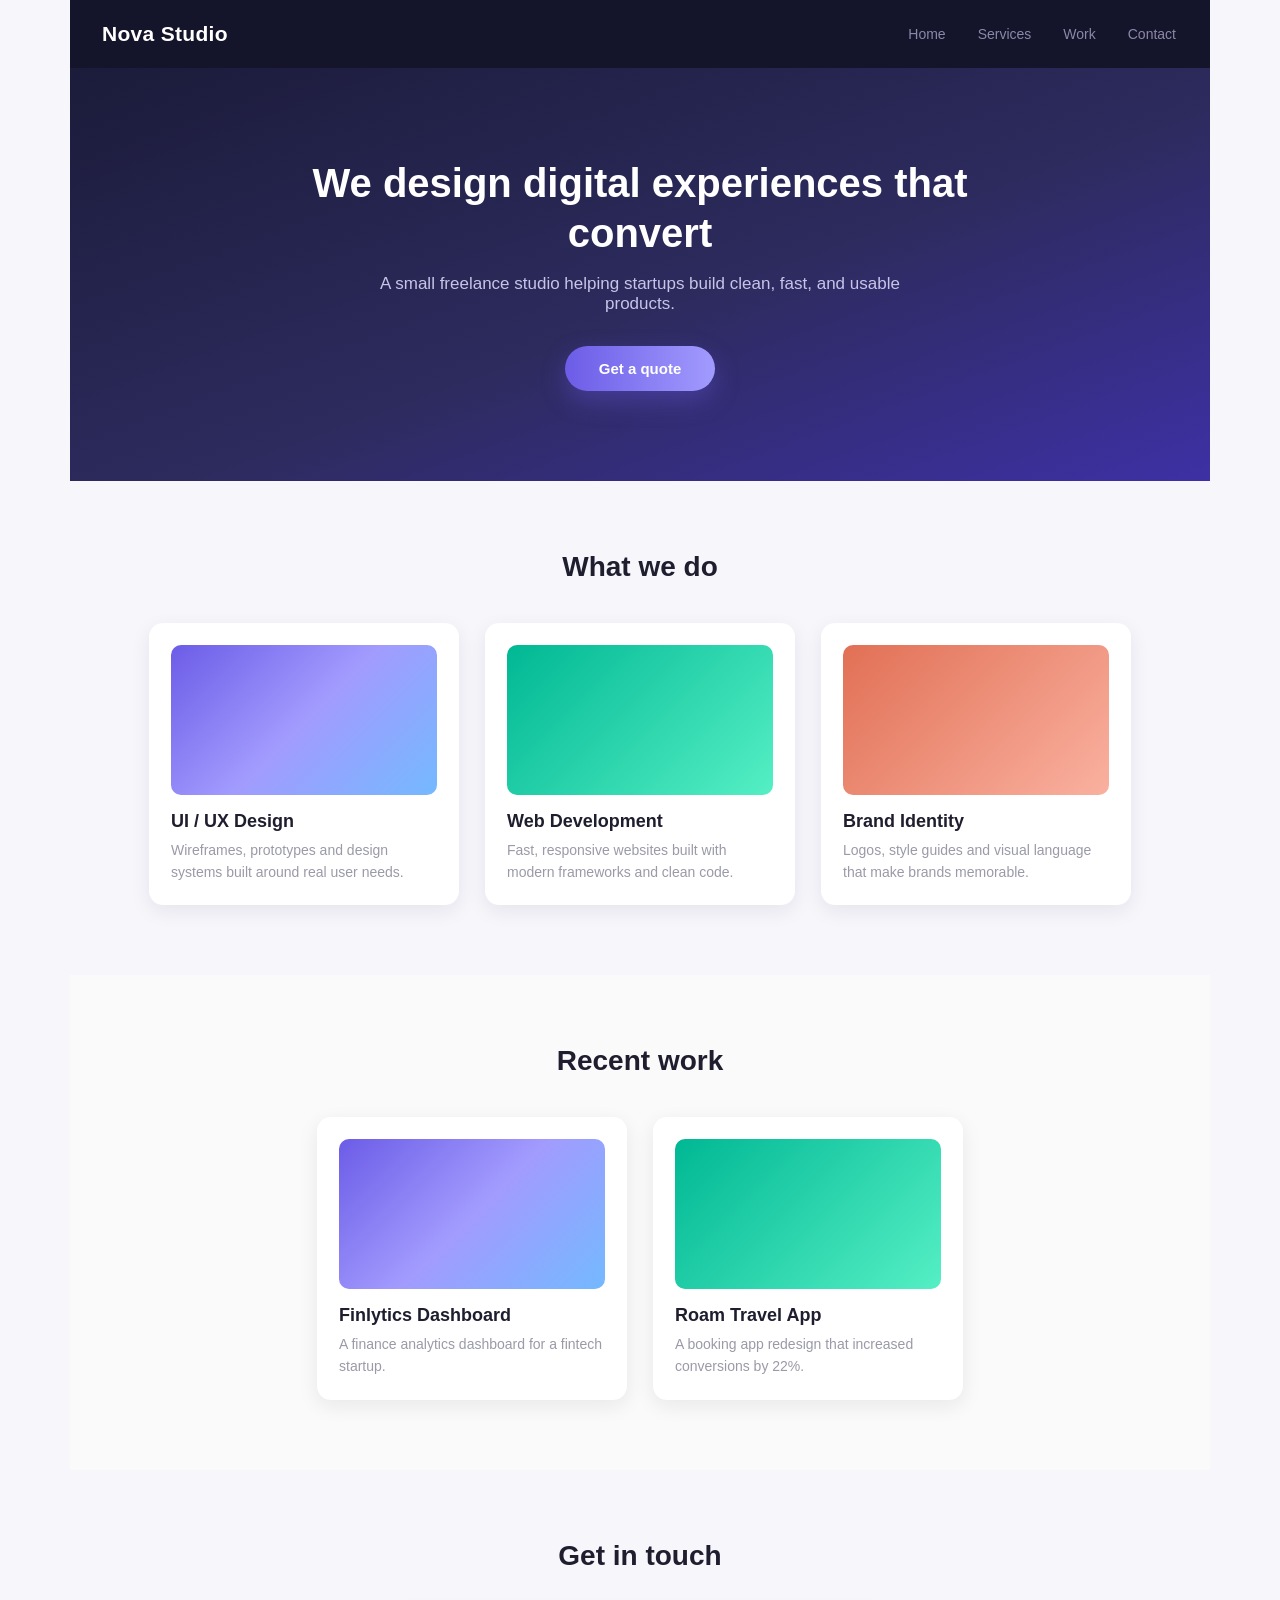
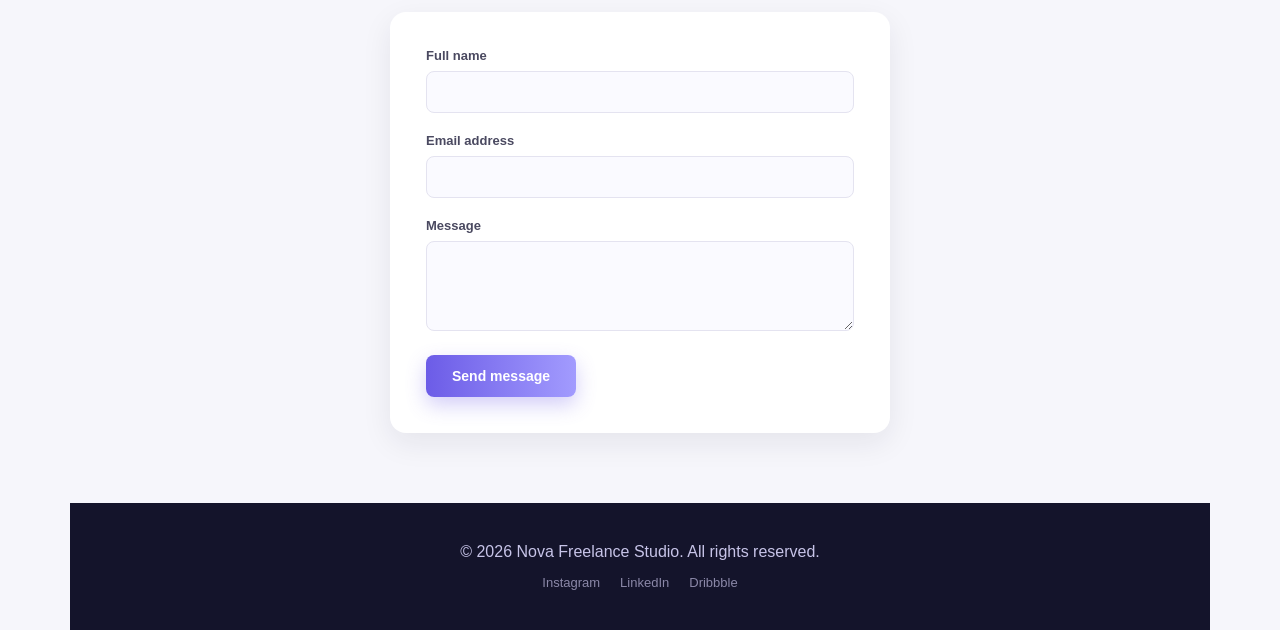
<file: Task-01-Semantic-HTML-Accessibility/before/index.html>
<!DOCTYPE html>
<html>
<head>
<meta charset="UTF-8">
<title>Nova Freelance Studio</title>
<link rel="stylesheet" href="style.css">
</head>
<body>

<div class="wrapper">

  <div class="header">
    <div class="logo">Nova Studio</div>
    <div class="nav">
      <span class="nav-item" onclick="location.href='#home'">Home</span>
      <span class="nav-item" onclick="location.href='#services'">Services</span>
      <span class="nav-item" onclick="location.href='#work'">Work</span>
      <span class="nav-item" onclick="location.href='#contact'">Contact</span>
    </div>
    <div class="hamburger" onclick="toggleMenu()">☰</div>
  </div>

  <div class="hero" id="home">
    <span class="hero-title">We design digital experiences that convert</span>
    <span class="hero-sub">A small freelance studio helping startups build clean, fast, and usable products.</span>
    <div class="cta-btn" onclick="alert('Redirecting to contact form')">Get a quote</div>
  </div>

  <div class="section" id="services">
    <span class="section-title">What we do</span>
    <div class="cards">
      <div class="card">
        <div class="img-placeholder"></div>
        <span class="card-title">UI / UX Design</span>
        <span class="card-text">Wireframes, prototypes and design systems built around real user needs.</span>
      </div>
      <div class="card">
        <div class="img-placeholder"></div>
        <span class="card-title">Web Development</span>
        <span class="card-text">Fast, responsive websites built with modern frameworks and clean code.</span>
      </div>
      <div class="card">
        <div class="img-placeholder"></div>
        <span class="card-title">Brand Identity</span>
        <span class="card-text">Logos, style guides and visual language that make brands memorable.</span>
      </div>
    </div>
  </div>

  <div class="section" id="work" style="background:#fafafa;">
    <span class="section-title">Recent work</span>
    <div class="cards">
      <div class="card">
        <div class="img-placeholder"></div>
        <span class="card-title">Finlytics Dashboard</span>
        <span class="card-text">A finance analytics dashboard for a fintech startup.</span>
      </div>
      <div class="card">
        <div class="img-placeholder"></div>
        <span class="card-title">Roam Travel App</span>
        <span class="card-text">A booking app redesign that increased conversions by 22%.</span>
      </div>
    </div>
  </div>

  <div class="section" id="contact">
    <span class="section-title">Get in touch</span>
    <div class="form-wrap">
      <div class="form-row">
        <div>Full name</div>
        <input class="input-box" type="text" id="nameField">
      </div>
      <div class="form-row">
        <div>Email address</div>
        <input class="input-box" type="text" id="emailField">
      </div>
      <div class="form-row">
        <div>Message</div>
        <textarea class="input-box" id="msgField" rows="4"></textarea>
      </div>
      <div class="submit-btn" onclick="submitForm()">Send message</div>
      <div class="status-msg" id="statusMsg"></div>
    </div>
  </div>

  <div class="footer">
    <span>© 2026 Nova Freelance Studio. All rights reserved.</span>
    <div class="footer-links">
      <span class="footer-link" onclick="location.href='#'">Instagram</span>
      <span class="footer-link" onclick="location.href='#'">LinkedIn</span>
      <span class="footer-link" onclick="location.href='#'">Dribbble</span>
    </div>
  </div>

</div>

<script>
function toggleMenu() {
  var nav = document.querySelector('.nav');
  nav.style.display = nav.style.display === 'flex' ? 'none' : 'flex';
}

function submitForm() {
  var name = document.getElementById('nameField').value;
  var email = document.getElementById('emailField').value;
  var msg = document.getElementById('msgField').value;
  var status = document.getElementById('statusMsg');
  if (!name || !email || !msg) {
    status.innerText = 'Please fill all fields';
    status.style.display = 'block';
    return;
  }
  status.innerText = 'Message sent successfully';
  status.style.display = 'block';
}
</script>

</body>
</html>
</file>
<file: Task-02-CSS-Token-Component-Set/css/main.css>
/* ==========================================================================
   MAIN — single entry point, imported by index.html
   Import order matters: each layer is broader/lower-specificity than the
   one after it, so later rules can safely refine earlier ones without
   fighting the cascade. In a production build these would typically be
   bundled into one file by a build tool; @import is used here so the
   architecture stays visible file-by-file.
   ========================================================================== */

/* 00 — Tokens: the raw design decisions, nothing else may hard-code these */
@import "00-tokens/_colors.css";
@import "00-tokens/_typography.css";
@import "00-tokens/_spacing.css";
@import "00-tokens/_radius.css";
@import "00-tokens/_shadows.css";

/* 01 — Base: element defaults, no classes */
@import "01-base/_reset.css";
@import "01-base/_base.css";

/* 02 — Utilities: single-purpose layout/spacing classes */
@import "02-utilities/_utilities.css";

/* 03 — Components: BEM-named, reusable UI pieces */
@import "03-components/_button.css";
@import "03-components/_card.css";
@import "03-components/_form.css";
@import "03-components/_toggle.css";

/* 04 — This showcase page's own one-off layout (not reusable elsewhere) */
@import "showcase.css";
</file>
<file: Task-04-ES6-Product-Data-Analyzer/style.css>
/* ============================================================
   ES6 PRODUCT DATA ANALYZER - STYLES
   Simple, clean, modern styling using CSS variables.
   ============================================================ */

:root {
  --color-bg: #f4f6fa;
  --color-surface: #ffffff;
  --color-primary: #2f6fed;
  --color-text: #202531;
  --color-text-muted: #667085;
  --color-border: #e3e7ef;
  --color-success-bg: #eafbf1;
  --color-success-text: #1a7f4e;
  --color-danger-bg: #fdecec;
  --color-danger-text: #b3261e;
  --radius: 10px;
  --shadow: 0 2px 10px rgba(20, 25, 40, 0.06);
}

* {
  margin: 0;
  padding: 0;
  box-sizing: border-box;
}

body {
  font-family: "Segoe UI", Arial, sans-serif;
  background-color: var(--color-bg);
  color: var(--color-text);
  line-height: 1.5;
}

/* ---------- Header ---------- */
.page-header {
  background-color: var(--color-primary);
  color: #ffffff;
  padding: 32px 24px;
  text-align: center;
}

.page-header h1 {
  font-size: 28px;
  margin-bottom: 6px;
}

.page-header p {
  font-size: 15px;
  opacity: 0.9;
}

/* ---------- Layout ---------- */
.container {
  max-width: 1000px;
  margin: 0 auto;
  padding: 24px;
  display: flex;
  flex-direction: column;
  gap: 20px;
}

/* ---------- Card ---------- */
.card {
  background-color: var(--color-surface);
  border: 1px solid var(--color-border);
  border-radius: var(--radius);
  box-shadow: var(--shadow);
  padding: 20px;
}

.card h2 {
  font-size: 18px;
  margin-bottom: 10px;
  display: flex;
  align-items: center;
  gap: 10px;
}

.tag {
  font-size: 12px;
  font-weight: 600;
  color: var(--color-primary);
  background-color: #eaf1fe;
  padding: 3px 10px;
  border-radius: 999px;
}

.hint {
  font-size: 14px;
  color: var(--color-text-muted);
  margin-bottom: 14px;
}

/* ---------- Table ---------- */
.table-wrap {
  overflow-x: auto;
}

table {
  width: 100%;
  border-collapse: collapse;
  font-size: 14px;
}

thead {
  background-color: #f0f3fa;
}

th, td {
  text-align: left;
  padding: 10px 12px;
  border-bottom: 1px solid var(--color-border);
}

tbody tr:hover {
  background-color: #f8faff;
}

/* Highlight rows for out-of-stock products */
tr.out-of-stock td {
  color: var(--color-danger-text);
}

/* ---------- Chip list (used for product names) ---------- */
.chip-list {
  list-style: none;
  display: flex;
  flex-wrap: wrap;
  gap: 8px;
}

.chip-list li {
  background-color: #eaf1fe;
  color: var(--color-primary);
  font-size: 13px;
  padding: 6px 12px;
  border-radius: 999px;
}

/* ---------- Result values (reduce / some / every) ---------- */
.result-value {
  font-size: 22px;
  font-weight: 700;
  color: var(--color-primary);
}

.result-value.is-true {
  color: var(--color-success-text);
}

.result-value.is-false {
  color: var(--color-danger-text);
}

/* ---------- Found product box ---------- */
.found-box {
  background-color: #f8faff;
  border: 1px solid var(--color-border);
  border-radius: var(--radius);
  padding: 14px 16px;
  font-size: 14px;
}

.found-box strong {
  color: var(--color-primary);
}

/* ---------- Summary table ---------- */
#summaryTable td:first-child {
  color: var(--color-text-muted);
  width: 60%;
}

#summaryTable td:last-child {
  font-weight: 700;
}

/* ---------- Footer ---------- */
.page-footer {
  text-align: center;
  padding: 20px;
  color: var(--color-text-muted);
  font-size: 13px;
}

/* ---------- Responsive ---------- */
@media (max-width: 600px) {
  .page-header h1 {
    font-size: 22px;
  }

  .card {
    padding: 16px;
  }
}
</file>
<file: Task-06-Portfolio/css/style.css>
/* ==========================================================================
   AMEER HAMZA — PORTFOLIO
   style.css — Design tokens, reset, and base (mobile-first) layout
   ========================================================================== */

/* ---------- Design Tokens ---------- */
:root {
  /* Color: deep engineering-notebook navy, not pure black */
  --color-bg: #0B1220;
  --color-bg-alt: #0E1729;
  --color-surface: #121B2E;
  --color-surface-2: #16213A;
  --color-border: #253253;
  --color-border-soft: #1B263F;

  --color-text: #E8ECF4;
  --color-text-muted: #8E99B5;
  --color-text-faint: #5C6786;

  /* Signal accents: muted teal + soft amber (deliberately not neon) */
  --color-accent: #5EEAD4;
  --color-accent-strong: #2DD4BF;
  --color-accent-2: #F5A97F;

  --color-success: #6EE7A8;

  /* Typography */
  --font-display: 'Space Grotesk', 'Segoe UI', sans-serif;
  --font-body: 'Inter', 'Segoe UI', sans-serif;
  --font-mono: 'JetBrains Mono', 'Courier New', monospace;

  /* Spacing scale */
  --space-xs: 0.5rem;
  --space-sm: 0.875rem;
  --space-md: 1.5rem;
  --space-lg: 2.5rem;
  --space-xl: 4rem;
  --space-2xl: 6rem;

  /* Layout */
  --content-width: 1120px;
  --radius-sm: 8px;
  --radius-md: 14px;
  --radius-lg: 20px;

  /* Motion */
  --ease: cubic-bezier(0.22, 1, 0.36, 1);
  --duration: 0.35s;
}

/* ---------- Reset ---------- */
*,
*::before,
*::after {
  box-sizing: border-box;
}

* {
  margin: 0;
}

html {
  -webkit-text-size-adjust: 100%;
  scroll-behavior: smooth;
}

body {
  font-family: var(--font-body);
  background-color: var(--color-bg);
  color: var(--color-text);
  line-height: 1.6;
  -webkit-font-smoothing: antialiased;
  overflow-x: hidden;
}

img,
picture,
svg {
  display: block;
  max-width: 100%;
}

ul,
ol {
  list-style: none;
  padding: 0;
}

a {
  color: inherit;
  text-decoration: none;
}

button {
  font: inherit;
  color: inherit;
  background: none;
  border: none;
  cursor: pointer;
}

h1, h2, h3, h4 {
  font-family: var(--font-display);
  line-height: 1.15;
  font-weight: 600;
  letter-spacing: -0.01em;
}

/* Respect reduced motion preference */
@media (prefers-reduced-motion: reduce) {
  html {
    scroll-behavior: auto;
  }
  *,
  *::before,
  *::after {
    animation-duration: 0.001ms !important;
    animation-iteration-count: 1 !important;
    transition-duration: 0.001ms !important;
    scroll-behavior: auto !important;
  }
}

/* Visible focus states for accessibility */
a:focus-visible,
button:focus-visible {
  outline: 2px solid var(--color-accent);
  outline-offset: 3px;
  border-radius: 4px;
}

.accent {
  color: var(--color-accent);
}

/* ---------- Skip link ---------- */
.skip-link {
  position: absolute;
  top: -50px;
  left: var(--space-md);
  background: var(--color-accent);
  color: var(--color-bg);
  padding: 0.6rem 1rem;
  border-radius: var(--radius-sm);
  font-family: var(--font-mono);
  font-size: 0.85rem;
  z-index: 200;
  transition: top var(--duration) var(--ease);
}

.skip-link:focus {
  top: var(--space-md);
}

/* ---------- Section shell ---------- */
.section__inner {
  width: 100%;
  max-width: var(--content-width);
  margin-inline: auto;
  padding-inline: var(--space-md);
}

.section {
  padding-block: var(--space-2xl);
  border-bottom: 1px solid var(--color-border-soft);
}

.section--muted {
  background-color: var(--color-bg-alt);
}

.section__label {
  font-family: var(--font-mono);
  font-size: 0.8rem;
  color: var(--color-accent);
  letter-spacing: 0.06em;
  margin-bottom: var(--space-xs);
}

.section__title {
  font-size: clamp(1.6rem, 4vw, 2.1rem);
  margin-bottom: var(--space-lg);
}

/* ---------- Header / Navbar (Flexbox navigation) ---------- */
.site-header {
  position: sticky;
  top: 0;
  z-index: 100;
  backdrop-filter: blur(10px);
  background-color: rgba(11, 18, 32, 0.85);
  border-bottom: 1px solid var(--color-border-soft);
}

.navbar {
  max-width: var(--content-width);
  margin-inline: auto;
  padding: var(--space-sm) var(--space-md);
  display: flex;
  align-items: center;
  justify-content: space-between;
}

.navbar__brand {
  display: flex;
  align-items: center;
  gap: 0.6rem;
  font-family: var(--font-mono);
  font-weight: 500;
  font-size: 1rem;
}

.navbar__brand-mark {
  display: inline-flex;
  align-items: center;
  justify-content: center;
  width: 34px;
  height: 34px;
  border-radius: var(--radius-sm);
  background: var(--color-surface-2);
  border: 1px solid var(--color-border);
  color: var(--color-accent);
  font-size: 0.8rem;
  font-weight: 600;
}

.navbar__toggle {
  display: flex;
  flex-direction: column;
  justify-content: center;
  gap: 5px;
  width: 34px;
  height: 34px;
  padding: 0;
}

.navbar__toggle-bar {
  display: block;
  height: 2px;
  width: 100%;
  background: var(--color-text);
  border-radius: 2px;
  transition: transform var(--duration) var(--ease), opacity var(--duration) var(--ease);
}

.navbar__toggle[aria-expanded="true"] .navbar__toggle-bar:nth-child(1) {
  transform: translateY(7px) rotate(45deg);
}
.navbar__toggle[aria-expanded="true"] .navbar__toggle-bar:nth-child(2) {
  opacity: 0;
}
.navbar__toggle[aria-expanded="true"] .navbar__toggle-bar:nth-child(3) {
  transform: translateY(-7px) rotate(-45deg);
}

.navbar__menu {
  position: fixed;
  inset: 60px 0 0 0;
  background: var(--color-bg);
  display: flex;
  flex-direction: column;
  align-items: stretch;
  gap: 0;
  padding: var(--space-md);
  transform: translateX(100%);
  transition: transform var(--duration) var(--ease);
  overflow-y: auto;
}

.navbar__menu.is-open {
  transform: translateX(0);
}

.navbar__link {
  display: block;
  padding: var(--space-sm) 0;
  font-family: var(--font-mono);
  font-size: 0.95rem;
  color: var(--color-text-muted);
  border-bottom: 1px solid var(--color-border-soft);
  transition: color var(--duration) var(--ease);
}

.navbar__link:hover,
.navbar__link.is-active {
  color: var(--color-accent);
}

.navbar__link--cta {
  color: var(--color-accent);
}

/* ---------- Hero (CSS Grid named template areas) ---------- */
.hero {
  padding-block: var(--space-2xl) var(--space-xl);
  border-bottom: 1px solid var(--color-border-soft);
  position: relative;
}

.hero::before {
  content: "";
  position: absolute;
  inset: 0;
  background:
    radial-gradient(circle at 15% 0%, rgba(94, 234, 212, 0.08), transparent 45%),
    radial-gradient(circle at 90% 20%, rgba(245, 169, 127, 0.06), transparent 40%);
  pointer-events: none;
}

.hero__grid {
  position: relative;
  max-width: var(--content-width);
  margin-inline: auto;
  padding-inline: var(--space-md);

  display: grid;
  grid-template-columns: 1fr;
  grid-template-areas:
    "eyebrow"
    "title"
    "subtitle"
    "cta"
    "meta";
  row-gap: var(--space-md);
}

.hero__eyebrow {
  grid-area: eyebrow;
  font-family: var(--font-mono);
  font-size: 0.85rem;
  color: var(--color-accent);
  letter-spacing: 0.04em;
}

.hero__title {
  grid-area: title;
  font-size: clamp(2rem, 6vw, 3.4rem);
  max-width: 18ch;
}

.hero__subtitle {
  grid-area: subtitle;
  color: var(--color-text-muted);
  max-width: 55ch;
  font-size: 1.05rem;
}

.hero__cta {
  grid-area: cta;
  display: flex;
  flex-wrap: wrap;
  gap: var(--space-sm);
}

.hero__meta {
  grid-area: meta;
  display: grid;
  grid-template-columns: repeat(auto-fit, minmax(150px, 1fr));
  gap: var(--space-md);
  padding-top: var(--space-lg);
  border-top: 1px solid var(--color-border-soft);
}

.hero__meta-item dt {
  font-family: var(--font-mono);
  font-size: 0.72rem;
  color: var(--color-text-faint);
  text-transform: uppercase;
  letter-spacing: 0.06em;
  margin-bottom: 0.3rem;
}

.hero__meta-item dd {
  font-size: 0.95rem;
  display: flex;
  align-items: center;
  gap: 0.5rem;
}

.status-dot {
  width: 8px;
  height: 8px;
  border-radius: 50%;
  background: var(--color-success);
  box-shadow: 0 0 0 3px rgba(110, 231, 168, 0.18);
  flex-shrink: 0;
}

/* ---------- About ---------- */
.about__grid {
  display: grid;
  gap: var(--space-md);
}

.about__text {
  color: var(--color-text-muted);
  font-size: 1.02rem;
  max-width: 68ch;
}

/* ---------- Footer ---------- */
.site-footer {
  padding-block: var(--space-lg);
  background-color: var(--color-bg-alt);
}

.site-footer__inner {
  max-width: var(--content-width);
  margin-inline: auto;
  padding-inline: var(--space-md);
  display: flex;
  flex-direction: column;
  gap: 0.3rem;
  font-family: var(--font-mono);
  font-size: 0.82rem;
  color: var(--color-text-faint);
}

/* ---------- Scroll reveal (JS-driven) ---------- */
[data-reveal] {
  opacity: 0;
  transform: translateY(16px);
  transition: opacity 0.6s var(--ease), transform 0.6s var(--ease);
}

[data-reveal].is-visible {
  opacity: 1;
  transform: translateY(0);
}

@media (prefers-reduced-motion: reduce) {
  [data-reveal] {
    opacity: 1;
    transform: none;
  }
}
</file>
<file: Task-06-Portfolio/css/components.css>
/* ==========================================================================
   components.css — Reusable UI components
   ========================================================================== */

/* ---------- Buttons ---------- */
.btn {
  display: inline-flex;
  align-items: center;
  justify-content: center;
  gap: 0.5rem;
  padding: 0.75rem 1.4rem;
  border-radius: var(--radius-sm);
  font-family: var(--font-mono);
  font-size: 0.88rem;
  font-weight: 500;
  border: 1px solid transparent;
  transition: transform var(--duration) var(--ease),
    background-color var(--duration) var(--ease),
    border-color var(--duration) var(--ease),
    color var(--duration) var(--ease);
  white-space: nowrap;
}

.btn:hover {
  transform: translateY(-2px);
}

.btn:active {
  transform: translateY(0);
}

.btn--primary {
  background-color: var(--color-accent);
  color: #06181A;
}

.btn--primary:hover {
  background-color: var(--color-accent-strong);
}

.btn--ghost {
  background-color: transparent;
  border-color: var(--color-border);
  color: var(--color-text);
}

.btn--ghost:hover {
  border-color: var(--color-accent);
  color: var(--color-accent);
}

.btn--small {
  padding: 0.55rem 1rem;
  font-size: 0.8rem;
}

.btn--large {
  padding: 0.9rem 1.8rem;
  font-size: 0.95rem;
}

/* ---------- Pills / tags ---------- */
.pill-list {
  display: flex;
  flex-wrap: wrap;
  gap: 0.6rem;
}

.pill-list--large {
  gap: 0.75rem;
}

.pill {
  display: inline-flex;
  align-items: center;
  padding: 0.5rem 0.9rem;
  border-radius: 999px;
  background-color: var(--color-surface);
  border: 1px solid var(--color-border);
  font-family: var(--font-mono);
  font-size: 0.82rem;
  color: var(--color-text-muted);
  transition: border-color var(--duration) var(--ease), color var(--duration) var(--ease);
}

.pill:hover {
  border-color: var(--color-accent);
  color: var(--color-text);
}

.pill--outline {
  background-color: transparent;
}

.pill--accent {
  color: var(--color-accent);
  border-color: rgba(94, 234, 212, 0.35);
}

.skills__groups {
  display: grid;
  gap: var(--space-lg);
}

.skills__group-title {
  font-size: 1rem;
  color: var(--color-text-muted);
  font-weight: 500;
  margin-bottom: var(--space-sm);
}

/* ---------- Responsive project/card grid ---------- */
.card-grid {
  display: grid;
  grid-template-columns: repeat(auto-fit, minmax(260px, 1fr));
  gap: var(--space-md);
  /* Establish a containment context so cards can query their own width */
  container-type: inline-size;
  container-name: card-grid;
}

.project-card {
  background-color: var(--color-surface);
  border: 1px solid var(--color-border);
  border-radius: var(--radius-md);
  padding: var(--space-md);
  display: flex;
  flex-direction: column;
  gap: var(--space-sm);
  transition: border-color var(--duration) var(--ease), transform var(--duration) var(--ease);
}

.project-card:hover {
  border-color: var(--color-accent);
  transform: translateY(-4px);
}

.project-card__head {
  display: flex;
  align-items: center;
  gap: 0.6rem;
}

.project-card__tag {
  font-family: var(--font-mono);
  font-size: 0.72rem;
  color: var(--color-bg);
  background-color: var(--color-accent);
  padding: 0.2rem 0.55rem;
  border-radius: 999px;
  font-weight: 600;
  text-transform: uppercase;
  letter-spacing: 0.04em;
}

.project-card__type {
  font-family: var(--font-mono);
  font-size: 0.75rem;
  color: var(--color-text-faint);
}

.project-card__title {
  font-size: 1.25rem;
}

.project-card__desc {
  color: var(--color-text-muted);
  font-size: 0.95rem;
  flex-grow: 1;
}

.project-card__tech {
  display: flex;
  flex-wrap: wrap;
  gap: 0.4rem;
}

.project-card__tech li {
  font-family: var(--font-mono);
  font-size: 0.72rem;
  color: var(--color-text-faint);
  border: 1px solid var(--color-border-soft);
  padding: 0.2rem 0.5rem;
  border-radius: 6px;
}

/* Flexbox card actions */
.project-card__actions {
  display: flex;
  flex-wrap: wrap;
  gap: 0.6rem;
  margin-top: var(--space-xs);
}

.project-card--more {
  border-style: dashed;
  display: flex;
  align-items: center;
  justify-content: center;
  text-align: center;
}

.project-card__more-inner {
  display: flex;
  flex-direction: column;
  gap: var(--space-sm);
  align-items: center;
}

/* --- Real CSS container query ---
   When a project card's containing grid track is wide enough (i.e. the
   card itself has room to breathe), switch the header row from a tight
   wrap to a spaced-out row and bump up the title size. This responds to
   the card's own container width, not the viewport. */
@container card-grid (min-width: 420px) {
  .project-card__head {
    justify-content: space-between;
  }

  .project-card__title {
    font-size: 1.4rem;
  }

  .project-card__actions {
    flex-wrap: nowrap;
  }
}

/* ---------- Experience timeline ---------- */
.timeline {
  display: flex;
  flex-direction: column;
  gap: var(--space-lg);
  position: relative;
}

.timeline__item {
  display: flex;
  gap: var(--space-md);
}

.timeline__marker {
  flex-shrink: 0;
  width: 10px;
  height: 10px;
  margin-top: 0.5rem;
  border-radius: 50%;
  background-color: var(--color-accent);
  box-shadow: 0 0 0 4px rgba(94, 234, 212, 0.15);
}

.exp-card {
  background-color: var(--color-surface);
  border: 1px solid var(--color-border);
  border-radius: var(--radius-md);
  padding: var(--space-md);
  flex-grow: 1;
  container-type: inline-size;
}

.exp-card__head {
  display: flex;
  flex-wrap: wrap;
  align-items: baseline;
  gap: 0.5rem;
  margin-bottom: var(--space-xs);
}

.exp-card__role {
  font-size: 1.1rem;
}

.exp-card__company {
  font-family: var(--font-mono);
  font-size: 0.85rem;
  color: var(--color-accent-2);
}

.exp-card__desc {
  color: var(--color-text-muted);
  font-size: 0.95rem;
  margin-bottom: var(--space-sm);
  max-width: 60ch;
}

.exp-card__actions {
  display: flex;
  gap: 0.6rem;
}

/* ---------- Education ---------- */
.edu-card {
  background-color: var(--color-surface);
  border: 1px solid var(--color-border);
  border-radius: var(--radius-md);
  padding: var(--space-lg);
  display: flex;
  flex-direction: column;
  gap: var(--space-md);
}

.edu-card__degree {
  font-size: 1.3rem;
  margin-bottom: 0.3rem;
}

.edu-card__school {
  color: var(--color-text-muted);
  font-family: var(--font-mono);
  font-size: 0.9rem;
}

.edu-card__meta {
  display: flex;
  flex-wrap: wrap;
  gap: 0.6rem;
}

/* ---------- Certifications ---------- */
.cert-grid {
  display: grid;
  grid-template-columns: repeat(auto-fit, minmax(220px, 1fr));
  gap: var(--space-md);
}

.cert-card {
  background-color: var(--color-surface);
  border: 1px solid var(--color-border);
  border-radius: var(--radius-md);
  padding: var(--space-md);
  transition: border-color var(--duration) var(--ease), transform var(--duration) var(--ease);
}

.cert-card:hover {
  border-color: var(--color-accent-2);
  transform: translateY(-3px);
}

.cert-card__title {
  font-size: 1.05rem;
  margin-bottom: 0.3rem;
}

.cert-card__issuer {
  font-family: var(--font-mono);
  font-size: 0.82rem;
  color: var(--color-text-faint);
}

/* ---------- Contact ---------- */
.contact__intro {
  color: var(--color-text-muted);
  max-width: 60ch;
  margin-bottom: var(--space-lg);
}

.contact__actions {
  display: flex;
  flex-wrap: wrap;
  gap: var(--space-sm);
  margin-bottom: var(--space-lg);
}

.social-list {
  display: flex;
  flex-wrap: wrap;
  gap: var(--space-md);
}

.social-link {
  display: flex;
  align-items: center;
  gap: 0.5rem;
  font-family: var(--font-mono);
  font-size: 0.9rem;
  color: var(--color-text-muted);
  padding: 0.5rem 0;
  transition: color var(--duration) var(--ease);
}

.social-link:hover {
  color: var(--color-accent);
}

.social-link__icon {
  display: inline-flex;
  color: var(--color-text-faint);
  transition: color var(--duration) var(--ease);
}

.social-link:hover .social-link__icon {
  color: var(--color-accent);
}

/* ---------- Back to top ---------- */
.back-to-top {
  position: fixed;
  bottom: var(--space-md);
  right: var(--space-md);
  width: 44px;
  height: 44px;
  display: flex;
  align-items: center;
  justify-content: center;
  border-radius: 50%;
  background-color: var(--color-surface-2);
  border: 1px solid var(--color-border);
  color: var(--color-accent);
  opacity: 0;
  visibility: hidden;
  transform: translateY(10px);
  transition: opacity var(--duration) var(--ease), transform var(--duration) var(--ease), visibility var(--duration);
  z-index: 90;
}

.back-to-top.is-visible {
  opacity: 1;
  visibility: visible;
  transform: translateY(0);
}

.back-to-top:hover {
  border-color: var(--color-accent);
}

/* ---------- Toast (copy email feedback) ---------- */
.toast {
  position: fixed;
  bottom: var(--space-md);
  left: 50%;
  transform: translate(-50%, 20px);
  background-color: var(--color-surface-2);
  border: 1px solid var(--color-accent);
  color: var(--color-text);
  padding: 0.7rem 1.2rem;
  border-radius: var(--radius-sm);
  font-family: var(--font-mono);
  font-size: 0.85rem;
  opacity: 0;
  pointer-events: none;
  transition: opacity var(--duration) var(--ease), transform var(--duration) var(--ease);
  z-index: 200;
}

.toast.is-visible {
  opacity: 1;
  transform: translate(-50%, 0);
}
</file>
<file: Task-06-Portfolio/css/responsive.css>
/* ==========================================================================
   responsive.css — Mobile-first breakpoints
   Base styles (in style.css / components.css) target small screens.
   These min-width queries progressively enhance the layout upward.
   ========================================================================== */

/* ---------- Tablet: 600px+ ---------- */
@media (min-width: 600px) {
  .hero__cta {
    flex-wrap: nowrap;
  }

  .cert-grid {
    grid-template-columns: repeat(2, 1fr);
  }

  .edu-card {
    flex-direction: row;
    align-items: center;
    justify-content: space-between;
  }
}

/* ---------- Tablet / small desktop: 768px+ ---------- */
@media (min-width: 768px) {
  .navbar__toggle {
    display: none;
  }

  .navbar__menu {
    position: static;
    flex-direction: row;
    align-items: center;
    gap: var(--space-lg);
    padding: 0;
    background: transparent;
    transform: none;
    overflow: visible;
    inset: auto;
  }

  .navbar__link {
    padding: 0.3rem 0;
    border-bottom: none;
    font-size: 0.85rem;
  }

  .navbar__link--cta {
    padding: 0.5rem 0.9rem;
    border: 1px solid var(--color-border);
    border-radius: var(--radius-sm);
  }

  .navbar__link--cta:hover {
    border-color: var(--color-accent);
  }

  /* Hero shifts to a two-column named grid: content column + meta sidebar */
  .hero__grid {
    grid-template-columns: 1.6fr 1fr;
    grid-template-areas:
      "eyebrow  eyebrow"
      "title    meta"
      "subtitle meta"
      "cta      meta";
    column-gap: var(--space-xl);
  }

  .hero__meta {
    grid-template-columns: 1fr;
    border-top: none;
    border-left: 1px solid var(--color-border-soft);
    padding-top: 0;
    padding-left: var(--space-lg);
  }

  .about__grid {
    grid-template-columns: repeat(2, 1fr);
  }

  .skills__groups {
    grid-template-columns: repeat(3, 1fr);
  }

  .timeline__item {
    gap: var(--space-lg);
  }
}

/* ---------- Desktop: 1024px+ ---------- */
@media (min-width: 1024px) {
  .hero {
    padding-block: 7rem 5rem;
  }

  .section {
    padding-block: 6.5rem;
  }

  .card-grid {
    grid-template-columns: repeat(3, 1fr);
  }

  .cert-grid {
    grid-template-columns: repeat(3, 1fr);
  }
}

/* ---------- Large desktop: 1280px+ ---------- */
@media (min-width: 1280px) {
  .hero__title {
    max-width: 20ch;
  }
}
</file>
<file: Task-01-Semantic-HTML-Accessibility/after/css/style.css>
/* ==========================================================================
   Base / reset
   ========================================================================== */
* {
  margin: 0;
  padding: 0;
  box-sizing: border-box;
}

html {
  scroll-behavior: smooth;
}

body {
  font-family: "Segoe UI", Arial, Helvetica, sans-serif;
  color: #2b2b2b;              /* dark text on white = passes WCAG AA contrast */
  background: #ffffff;
  line-height: 1.5;
}

img {
  max-width: 100%;
  display: block;
}

a {
  color: inherit;
  text-decoration: none;
}

button {
  font: inherit;
  cursor: pointer;
}

.wrapper {
  max-width: 1100px;
  margin: 0 auto;
  padding: 0 24px;
}

/* ==========================================================================
   Visible focus states (WCAG 2.4.7 - Focus Visible)
   Uses :focus-visible so mouse clicks stay clean but keyboard users
   always get a clear, high-contrast outline.
   ========================================================================== */
a:focus-visible,
button:focus-visible,
input:focus-visible,
textarea:focus-visible,
[tabindex]:focus-visible {
  outline: 3px solid #0b5fff;
  outline-offset: 3px;
  border-radius: 2px;
}

/* Fallback for browsers without :focus-visible support */
a:focus,
button:focus,
input:focus,
textarea:focus {
  outline: 3px solid #0b5fff;
  outline-offset: 3px;
}

/* ==========================================================================
   Skip link (WCAG 2.4.1 - Bypass Blocks)
   ========================================================================== */
.skip-link {
  position: absolute;
  top: -60px;
  left: 12px;
  background: #0b5fff;
  color: #ffffff;
  padding: 10px 18px;
  border-radius: 4px;
  z-index: 1000;
  transition: top 0.15s ease-in-out;
}

.skip-link:focus {
  top: 12px;
}

/* ==========================================================================
   Screen-reader only text (used for hints/labels not needed visually)
   ========================================================================== */
.visually-hidden {
  position: absolute;
  width: 1px;
  height: 1px;
  padding: 0;
  margin: -1px;
  overflow: hidden;
  clip: rect(0, 0, 0, 0);
  white-space: nowrap;
  border: 0;
}

/* ==========================================================================
   Header / Nav
   ========================================================================== */
.site-header {
  display: flex;
  justify-content: space-between;
  align-items: center;
  padding: 18px 24px;
  background: #f4f5f7;
  border-bottom: 1px solid #e2e4e8;
}

.logo {
  font-size: 20px;
  font-weight: 700;
  color: #1a1a1a;
}

.main-nav ul {
  list-style: none;
  display: flex;
  gap: 24px;
}

.main-nav a {
  color: #333333;
  font-size: 15px;
  font-weight: 500;
  padding: 6px 4px;
}

.main-nav a:hover {
  color: #0b5fff;
}

.main-nav a[aria-current="page"] {
  color: #0b5fff;
  font-weight: 700;
  border-bottom: 2px solid #0b5fff;
}

.menu-toggle {
  display: none;
  background: transparent;
  border: 1px solid #cccccc;
  border-radius: 4px;
  padding: 8px 10px;
  font-size: 20px;
  color: #1a1a1a;
}

/* ==========================================================================
   Hero
   ========================================================================== */
.hero {
  padding: 64px 24px;
  text-align: center;
  background: #fafbfc;
}

.hero h1 {
  font-size: 34px;
  color: #1a1a1a;
  margin-bottom: 14px;
}

.hero p {
  font-size: 17px;
  color: #4a4a4a;
  margin-bottom: 26px;
  max-width: 560px;
  margin-left: auto;
  margin-right: auto;
}

.btn-primary {
  display: inline-block;
  background: #0b5fff;
  color: #ffffff;
  padding: 13px 28px;
  font-size: 15px;
  font-weight: 600;
  border: none;
  border-radius: 6px;
}

.btn-primary:hover {
  background: #0949c9;
}

/* ==========================================================================
   Sections / Cards
   ========================================================================== */
.section {
  padding: 56px 24px;
}

.section-alt {
  background: #fafbfc;
}

.section h2 {
  font-size: 26px;
  color: #1a1a1a;
  margin-bottom: 30px;
  text-align: center;
}

.cards {
  display: flex;
  gap: 22px;
  flex-wrap: wrap;
  justify-content: center;
}

.card {
  width: 300px;
  background: #ffffff;
  border: 1px solid #e6e8eb;
  padding: 20px;
  border-radius: 8px;
  box-shadow: 0 1px 3px rgba(0, 0, 0, 0.04);
}

.card-img {
  width: 100%;
  height: 140px;
  border-radius: 6px;
  margin-bottom: 14px;
  object-fit: cover;
  background: #dfe3e8;
}

.card h3 {
  font-size: 18px;
  color: #1a1a1a;
  margin-bottom: 8px;
}

.card p {
  font-size: 14px;
  color: #4a4a4a;
}

/* ==========================================================================
   Contact form
   ========================================================================== */
.form-wrap {
  max-width: 480px;
  margin: 0 auto;
}

.form-row {
  margin-bottom: 20px;
}

.form-row label {
  display: block;
  font-size: 14px;
  font-weight: 600;
  color: #1a1a1a;
  margin-bottom: 6px;
}

.hint {
  display: block;
  font-size: 12px;
  color: #666666;
  margin-bottom: 6px;
}

.input-box {
  width: 100%;
  padding: 11px 12px;
  border: 1px solid #c7cbd1;
  border-radius: 5px;
  font-size: 14px;
  color: #1a1a1a;
  background: #ffffff;
}

.input-box[aria-invalid="true"] {
  border-color: #d5323f;
}

.error-text {
  display: block;
  font-size: 13px;
  color: #b3202b;   /* dark enough red for AA contrast on white */
  margin-top: 6px;
}

.error-text:empty {
  display: none;
}

/* ==========================================================================
   Live status region (aria-live)
   ========================================================================== */
.status-msg {
  font-size: 14px;
  margin-top: 16px;
  padding: 10px 12px;
  border-radius: 5px;
  display: none;
}

.status-msg.is-visible {
  display: block;
}

.status-msg.success {
  background: #e6f6ea;
  color: #1e6b34;
  border: 1px solid #b7e2c3;
}

.status-msg.error {
  background: #fdeceb;
  color: #b3202b;
  border: 1px solid #f3c1bd;
}

/* ==========================================================================
   Footer
   ========================================================================== */
.site-footer {
  background: #f4f5f7;
  padding: 34px 24px;
  text-align: center;
  border-top: 1px solid #e2e4e8;
}

.site-footer p {
  color: #4a4a4a;
  font-size: 14px;
}

.social-nav ul {
  list-style: none;
  display: flex;
  justify-content: center;
  gap: 18px;
  margin-top: 14px;
}

.social-nav a {
  color: #333333;
  font-size: 14px;
  font-weight: 500;
  padding: 4px 2px;
}

.social-nav a:hover {
  color: #0b5fff;
}

/* ==========================================================================
   Responsive nav (small screens)
   ========================================================================== */
@media (max-width: 700px) {
  .menu-toggle {
    display: inline-block;
  }

  .main-nav {
    position: absolute;
    top: 64px;
    left: 0;
    right: 0;
    background: #ffffff;
    border-bottom: 1px solid #e2e4e8;
  }

  .main-nav[data-open="false"] {
    display: none;
  }

  .main-nav ul {
    flex-direction: column;
    gap: 0;
    padding: 8px 24px 16px;
  }

  .main-nav li {
    border-bottom: 1px solid #f0f0f0;
  }

  .main-nav a {
    display: block;
    padding: 12px 4px;
  }
}
</file>
<file: Task-01-Semantic-HTML-Accessibility/before/style.css>
/* ==========================================================================
   NOTE FOR THE "BEFORE" VERSION:
   This file only makes the div/span-only page look presentable for the
   demo/report. The HTML underneath is untouched — it's still all <div>
   and <span>, still has no headings/landmarks/labels, and still has
   outline: none removing keyboard focus. A couple of text/background
   pairs below are also left below the 4.5:1 AA contrast ratio on purpose
   (a very common real-world mistake on "nice looking" sites), so the
   page still fails an axe DevTools scan the same way it did before —
   it just doesn't look broken anymore.
   ========================================================================== */

* {
  margin: 0;
  padding: 0;
  box-sizing: border-box;
}

body {
  font-family: 'Segoe UI', 'Poppins', Arial, sans-serif;
  color: #2b2a3d;
  background: #f6f6fb;
  outline: none;
}

/* Focus outline intentionally disabled site-wide — this is one of the
   accessibility bugs the "after" version fixes. */
*:focus {
  outline: none;
}

.wrapper {
  max-width: 1140px;
  margin: 0 auto;
}

/* ---------- Header ---------- */
.header {
  display: flex;
  justify-content: space-between;
  align-items: center;
  padding: 20px 32px;
  background: #14142b;
}

.logo {
  font-size: 21px;
  font-weight: 700;
  color: #ffffff;
  letter-spacing: 0.3px;
}

.nav {
  display: flex;
  gap: 28px;
}

.nav-item {
  color: #8b88a8;      /* intentionally low-contrast on the dark header */
  cursor: pointer;
  font-size: 14px;
  font-weight: 500;
  padding: 6px 2px;
  transition: color 0.15s ease;
}

.nav-item:hover {
  color: #a29bfe;
}

.hamburger {
  display: none;
  color: #ffffff;
  font-size: 22px;
  cursor: pointer;
}

/* ---------- Hero ---------- */
.hero {
  padding: 90px 32px;
  text-align: center;
  background: linear-gradient(160deg, #1b1b3a 0%, #2d2b5e 55%, #4834d4 130%);
}

.hero-title {
  display: block;
  font-size: 40px;
  font-weight: 700;
  color: #ffffff;
  line-height: 1.25;
  margin-bottom: 16px;
  max-width: 700px;
  margin-left: auto;
  margin-right: auto;
}

.hero-sub {
  display: block;
  font-size: 17px;
  color: #c7c4e8;
  margin-bottom: 32px;
  max-width: 520px;
  margin-left: auto;
  margin-right: auto;
}

.cta-btn {
  display: inline-block;
  background: linear-gradient(90deg, #6c5ce7, #a29bfe);
  color: #ffffff;
  padding: 14px 34px;
  cursor: pointer;
  font-size: 15px;
  font-weight: 600;
  border-radius: 30px;
  box-shadow: 0 10px 24px rgba(108, 92, 231, 0.35);
  transition: transform 0.15s ease, box-shadow 0.15s ease;
}

.cta-btn:hover {
  transform: translateY(-2px);
  box-shadow: 0 14px 30px rgba(108, 92, 231, 0.45);
}

/* ---------- Sections ---------- */
.section {
  padding: 70px 32px;
}

.section-title {
  display: block;
  font-size: 28px;
  font-weight: 700;
  color: #1e1e2f;
  margin-bottom: 40px;
  text-align: center;
}

.cards {
  display: flex;
  gap: 26px;
  flex-wrap: wrap;
  justify-content: center;
}

.card {
  width: 310px;
  background: #ffffff;
  padding: 22px;
  border-radius: 14px;
  box-shadow: 0 6px 20px rgba(30, 30, 47, 0.08);
  transition: transform 0.15s ease, box-shadow 0.15s ease;
}

.card:hover {
  transform: translateY(-4px);
  box-shadow: 0 14px 30px rgba(30, 30, 47, 0.12);
}

.card-title {
  display: block;
  font-size: 18px;
  font-weight: 700;
  color: #1e1e2f;
  margin-bottom: 8px;
}

.card-text {
  display: block;
  font-size: 14px;
  color: #9a9aa8;      /* intentionally low-contrast "muted" caption text */
  line-height: 1.55;
}

.img-placeholder {
  width: 100%;
  height: 150px;
  border-radius: 10px;
  margin-bottom: 16px;
  display: block;
  background: linear-gradient(135deg, #6c5ce7 0%, #a29bfe 50%, #74b9ff 100%);
}

/* Slightly different tint per card so the placeholders don't look identical */
.cards .card:nth-child(2) .img-placeholder {
  background: linear-gradient(135deg, #00b894 0%, #55efc4 100%);
}

.cards .card:nth-child(3) .img-placeholder {
  background: linear-gradient(135deg, #e17055 0%, #fab1a0 100%);
}

/* ---------- Contact form ---------- */
.form-wrap {
  max-width: 500px;
  margin: 0 auto;
  background: #ffffff;
  padding: 36px;
  border-radius: 16px;
  box-shadow: 0 10px 30px rgba(30, 30, 47, 0.08);
}

.form-row {
  margin-bottom: 20px;
}

.form-row div {
  font-size: 13px;
  font-weight: 600;
  color: #4a4960;
  margin-bottom: 8px;
  display: block;
}

.input-box {
  width: 100%;
  padding: 12px 14px;
  border: 1px solid #e4e3f0;
  border-radius: 8px;
  color: #2b2a3d;
  font-size: 14px;
  background: #fafaff;
}

.submit-btn {
  background: linear-gradient(90deg, #6c5ce7, #a29bfe);
  color: #ffffff;
  padding: 13px 26px;
  display: inline-block;
  cursor: pointer;
  border-radius: 8px;
  font-weight: 600;
  font-size: 14px;
  box-shadow: 0 8px 20px rgba(108, 92, 231, 0.3);
}

.status-msg {
  font-size: 13px;
  color: #9a9aa8;
  margin-top: 14px;
  display: none;
}

/* ---------- Footer ---------- */
.footer {
  background: #14142b;
  padding: 40px 32px;
  text-align: center;
  color: #c7c4e8;
}

.footer-links {
  display: flex;
  justify-content: center;
  gap: 20px;
  margin-top: 14px;
}

.footer-link {
  color: #8b88a8;      /* intentionally low-contrast on the dark footer */
  font-size: 13px;
  cursor: pointer;
  transition: color 0.15s ease;
}

.footer-link:hover {
  color: #a29bfe;
}

/* ---------- Small screens ---------- */
@media (max-width: 700px) {
  .nav {
    display: none;
  }

  .hamburger {
    display: block;
  }

  .hero-title {
    font-size: 30px;
  }
}
</file>
